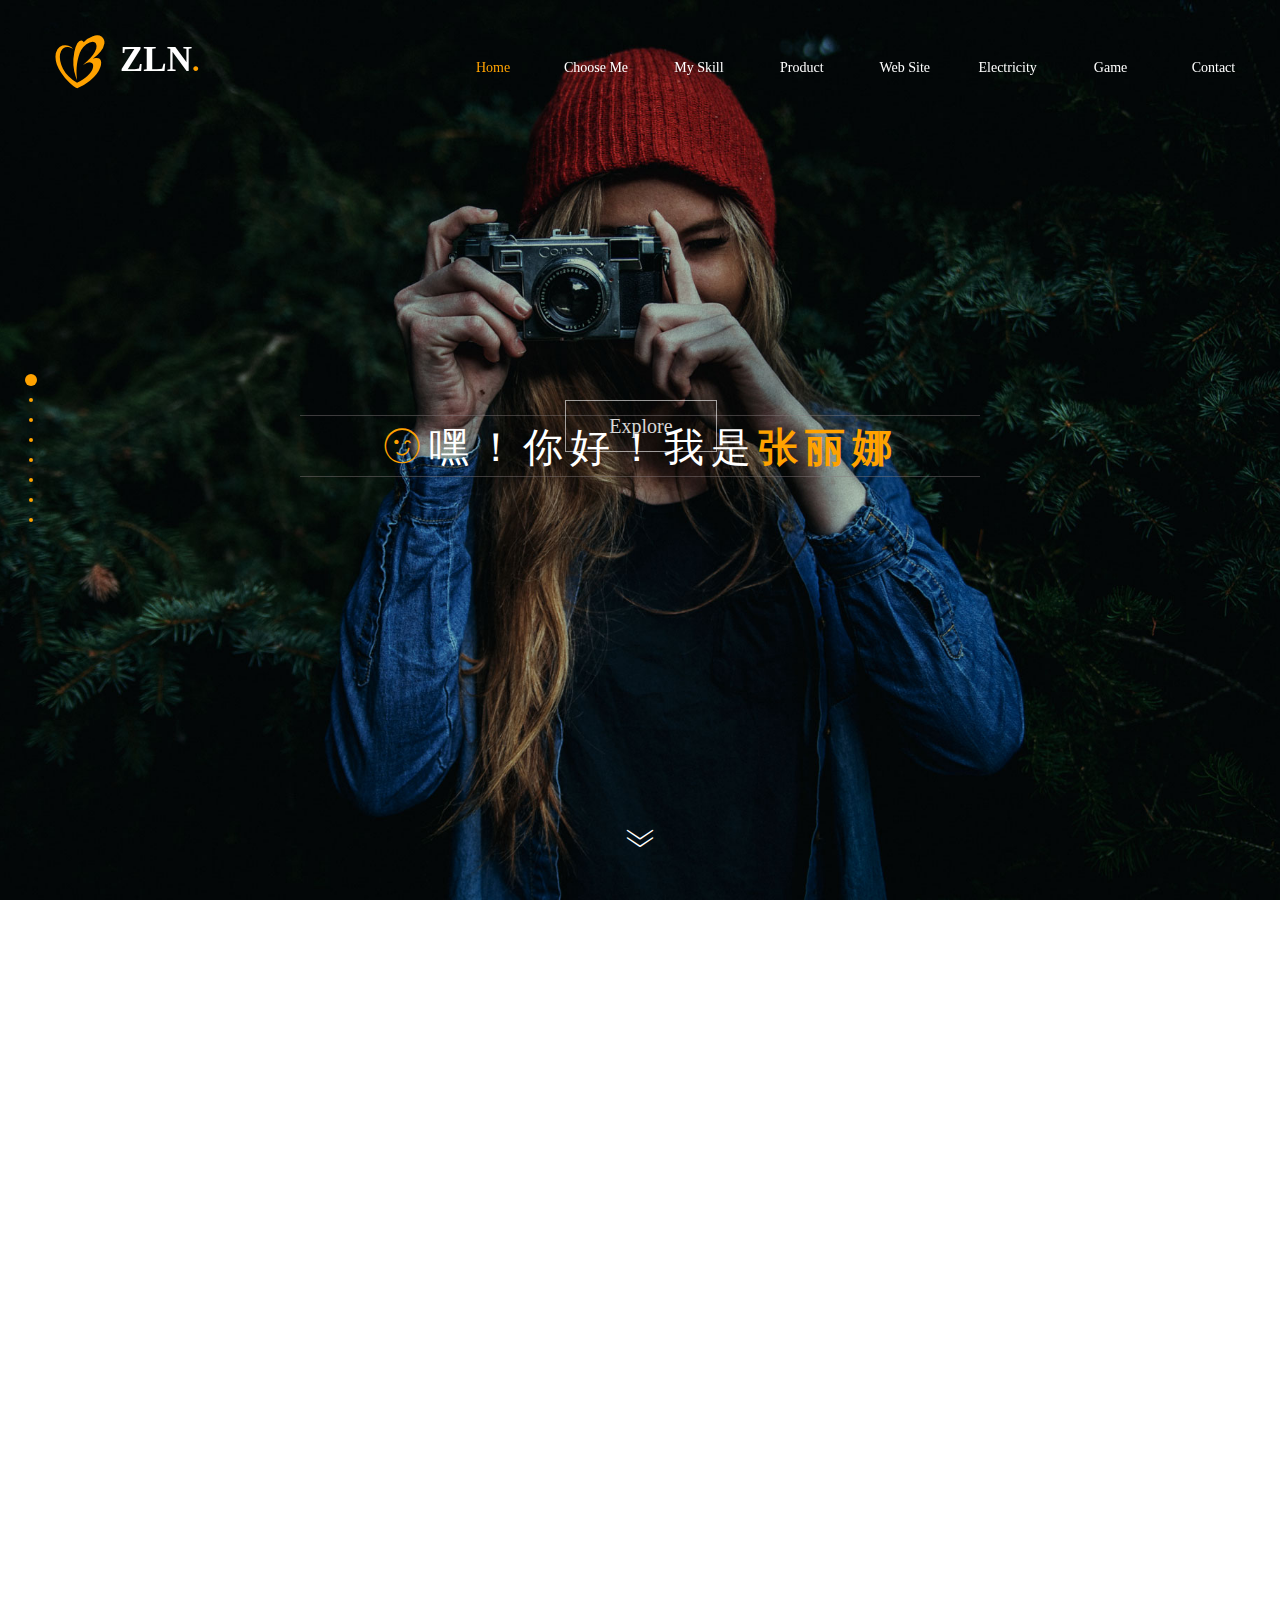
<file: index.html>
<!doctype html>
<html lang="en">
<head>
    <meta charset="UTF-8">
    <title>Document</title>
    <script src="js/jquery.js"></script>
    <script src="js/jquerytransition.js"></script>
    <script src="js/jquery.fullPage.js"></script>
    <script src="js/index.js"></script>
    <script src="js/fp.js"></script>
    <link rel="stylesheet" href="css/index.css">
    <link rel="stylesheet" href="css/jquery.fullPage.css">
    <meta name="viewport" content="width=device-width initial-scale=1">
</head>
<body>
<audio src="music.mp3" autoplay="autoplay" loop="loop"></audio>
<div class="fullpage" id="dowebok">
    <div class="ban section container">
        <!--banner上面-->
        <div class="nav" id="menu">
            <div class="nav-left col-lg-4 col-md-4 col-xs-12 ">
                <div class="nav-show">
                    <span>&#xe64d;</span>
                    <p>ZLN<b>.</b></p>
                </div>
                <span class="nav-hide">&#xe653;</span>
            </div>
            <ul class="nav-right col-lg-8 col-md-8 hidden-xs">
                <li  data-menuanchor="page1" id="home"><a href="#page1">Home</a></li>
                <li  data-menuanchor="page2"><a href="#page2">Choose Me</a></li>
                <li  data-menuanchor="page3"><a href="#page3">My Skill</a></li>
                <li  data-menuanchor="page4"><a href="#page4">Product</a></li>
                <li  data-menuanchor="page5"><a href="#page5">Web Site</a></li>
                <li  data-menuanchor="page6"><a href="#page6">Electricity</a></li>
                <li  data-menuanchor="page7"><a href="#page7">Game</a></li>
                <li  data-menuanchor="page8"><a href="#page8">Contact</a></li>
            </ul>
        </div>
        <ul class="nav-pull">
            <li  data-menuanchor="page1"><a href="#page1"><span>&#xe641;</span>Home</a></li>
            <li  data-menuanchor="page2"><a href="#page2"><span>&#xe641;</span>Choose Me</a></li>
            <li  data-menuanchor="page3"><a href="#page3"><span>&#xe641;</span>My Skill</a></li>
            <li  data-menuanchor="page4"><a href="#page4"><span>&#xe641;</span>Product</a></li>
            <li  data-menuanchor="page5"><a href="#page5"><span>&#xe641;</span>Web Site</a></li>
            <li  data-menuanchor="page6"><a href="#page6"><span>&#xe641;</span>Electricity</a></li>
            <li  data-menuanchor="page7"><a href="#page7"><span>&#xe641;</span>Game</a></li>
            <li  data-menuanchor="page8"><a href="#page8"><span>&#xe641;</span>Contact</a></li>
        </ul>
       <div class="big-mask"></div>
       <div class="ban-con">
           <p><span>&#xe64c;</span>嘿！你好！我是<b>张丽娜</b></p>
           <p><span>&#xe64c;</span>我喜欢<b>编程</b>，喜欢<b>设计</b></p>
           <p><span>&#xe64c;</span>想成为一名牛逼的<b>前端工程师</b></p>
       </div>
       <p class="ban-btn">Explore</p>
       <span class="ban-next">&#xe644;</span>
    </div>
    <!--banner下面-->
    <!--列表一上面-->
    <div class="two-list section container">
        <div class="title">
            <span class="floor">&#xe61a;</span>
            <h1>···&nbsp;&nbsp;Why Choose <b>Me</b>?&nbsp;&nbsp;···</h1>
            <span class="floor">&#xe61a;</span>
        </div>
        <span class="xian"></span>
        <p class="small-title">总会让你有个选我的理由</p>
        <ul class="clearfix change-con">
            <li class="col-lg-3 col-md-6 col-sm-12">
                <div class="con">
                    <span>&#xe605;</span>
                    <p>个人信息</p>
                    <p>姓名：张丽娜&nbsp;&nbsp;&nbsp;&nbsp;性别：女<br>
                    年龄：23&nbsp;&nbsp;&nbsp;&nbsp;籍贯：山西</p>
                    <div class="mask">
                        <div class="inn">
                            <span>&#xe605;</span>
                            <p>
                                本姑娘是一枚爱编程，爱设计，有想法，喜欢读书的<i>“文艺女码农”</i>，
                                这样的我摆在你眼前，还不选我吗？
                            </p>
                        </div>
                    </div>
                </div>
            </li>
            <li class="col-lg-3 col-md-6 col-sm-12">
                <div class="con">
                    <span>&#xe616;</span>
                    <p>专业学历</p>
                    <p>学历：本科<br>专业：网络工程</p>
                    <div class="mask">
                        <div class="inn">
                            <span>&#xe616;</span>
                            <p>
                                大学学的计算机，所以学过很多计算机方面的课程，后来发现自己
                                对前端更感兴趣，所以后来就专攻前端方向。
                            </p>
                        </div>
                    </div>
                </div>
            </li>
            <li class="col-lg-3 col-md-6 col-sm-12">
                <div class="con">
                    <span>&#xe615;</span>
                    <p>毕业学校</p>
                    <p>毕业学校：忻州师范学院<br>
                     学习技能：设计/编程</p>
                    <div class="mask">
                        <div class="inn">
                            <span>&#xe615;</span>
                            <p>
                                在工作的过程中我做过“千禧酒店”，“欢腾鞋业”,“私人定制婚纱”三个大型项目以及一些电商类网页，包括pc端和移动端，以及手机app，及个人整站的制作
                            </p>
                        </div>
                    </div>
                </div>
            </li>
            <li class="col-lg-3 col-md-6 col-sm-12">
                <div class="con">
                    <span>&#xe60c;</span>
                    <p>联系方式</p>
                    <p>QQ:2478396698<br>
                       Tel:18834071064<br>
                       Email:m18834071064@163.com</p>
                    <div class="mask">
                        <div class="inn">
                            <span>&#xe60c;</span>
                            <p>
                                我会在这里一直等着你，选我！你还在等什么？！
                            </p>
                        </div>
                    </div>
                </div>
            </li>
        </ul>
    </div>
    <!--列表二上面-->
    <!--内容一上面-->
    <div class="show-skill section container">
        <div class="mask"></div>
        <div class="con">
            <h1>···&nbsp;&nbsp; My&nbsp;&nbsp; <b>Skill</b>&nbsp;&nbsp; ···</h1>
            <span class="xian"></span>
            <p class="tip">我的技能</p>
            <ul class="clearfix title">
                <li class="col-md-4 col-sm-12 col-xs-12">
                    <div class="inn">
                        <span class="bs-icon">&#xe625;</span>
                        <p>pc端</p>
                    </div>
                </li>
                <li class="col-md-4 col-sm-12 col-xs-12">
                    <div class="inn">
                        <span class="bs-icon">&#xe624;</span>
                        <p>移动端</p>
                    </div>
                </li>
                <li class="col-md-4 col-sm-12 col-xs-12">
                    <div class="inn">
                        <span class="bs-icon">&#xe623;</span>
                        <p>其它</p>
                    </div>
                </li>
            </ul>
            <div class="box-ban">
                <div class="item">
                    <div class="left col-xs-2">
                        <span>&#xe625;</span>
                        <p>pc端</p>
                    </div>
                    <div class="right  col-xs-10">
                        <p>
                            熟练使用HTML/CSS技术，精通Javascript/jquery编程,
                            能够熟练使用angularjs等前端MVC框架进行模块开发，
                            熟练的使用bootstrap，swiper等前端工具，了解 less等前端技术.
                        </p>
                    </div>
                </div>
                <div class="item">
                    <div class="left col-xs-2">
                        <span>&#xe624;</span>
                        <p>移动端</p>
                    </div>
                    <div class="right  col-xs-10">
                        <p>
                            熟练使用HBuilder，touch.js，swiper，jquery.fullPage.js等
                            移动框架进行移动页面的开发，了解3d效果和H5游戏的开发.
                        </p>
                    </div>
                </div>
                <div class="item">
                    <div class="left col-xs-2">
                        <span>&#xe623;</span>
                        <p>其它</p>
                    </div>
                    <div class="right col-xs-10">
                        <p>
                            懂网站性能优化，网站百度排名和SEO优化，熟练使用photoshop等
                            切图工具，会常见的UI技巧，懂php等后台语言.
                        </p>
                    </div>
                </div>
            </div>
        </div>
    </div>
    <!--内容一下面-->
    <!--内容二上面-->
    <div class="show-product1 section container">
        <div class="title">
            <h1> ···&nbsp;My&nbsp;&nbsp; <span>Product</span>&nbsp;···</h1>
            <p class="small-title">我的作品</p>
            <p class="con-title">这是我用Angular和canvas做的一些运用以及移动端app，主要技术是Angular+canvas+响应式+Hbuilder</p>
        </div>
        <ul class="con clearfix">
            <li class="col-lg-3 col-md-6  col-xs-12">
                <div class="inn">
                    <span>&#xe660;</span>
                    <p>Angular手册</p>
                    <p>Angular manual</p>
                </div>
                <div class="mask">
                    <p>
                        项目:Angular手册<br>技术:angularjs框架
                    </p>
                    <a href="http://zhanglina1.duapp.com/handbook/#/list/0">进入查看&nbsp;&nbsp;》</a>
                </div>
            </li>
            <li class="col-lg-3 col-md-6  col-xs-12">
                <div class="inn">
                    <span>&#xe663;</span>
                    <p>记事本</p>
                    <p>Notepad</p>
                </div>
                <div class="mask">
                    <p>
                        项目:记事本<br>技术:angularjs框架
                    </p>
                    <a href="https://wuying123.github.io/icould">进入查看&nbsp;&nbsp;》</a>
                </div>
            </li>
            <li class="col-lg-3 col-md-6  col-xs-12">
                <div class="inn">
                    <span>&#xe65f;</span>
                    <p>画板</p>
                    <p>Drawing board</p>
                </div>
                <div class="mask">
                    <p>
                        项目:画板<br>技术:canvas
                    </p>
                    <a href="https://wuying123.github.io/canvas">进入查看&nbsp;&nbsp;》</a>
                </div>
            </li>
            <li class="col-lg-3 col-md-6  col-xs-12">
                <div class="inn">
                    <span>&#xe662;</span>
                    <p>手机app</p>
                    <p>Mobile app</p>
                </div>
                <div class="mask">
                    <p>
                        项目:手机app<br>技术:响应式+Hbuilder
                    </p>
                    <a id="music-btn" href="javascript:;">app1</a><a id="music-btn2" href="javascript:;">app2</a>
                </div>
            </li>
        </ul>
        <div id="ewm2-show"> </div>
        <div id="ewm3-show"> </div>
    </div>
    <!--内容二下面-->
    <!--内容三上面-->
    <div class="show-product2 section container">
        <div class="title">
            <h1> ···&nbsp;&nbsp;整&nbsp;<b>站</b>&nbsp;&nbsp;···</h1>
            <p class="small-title">The Complete Web Site</p>
            <p class="con-title">这是我做过的一些大型项目，主要包括一些电商类网站，主要技术是HTML+CSS+JS+HTML5+CSS3+NODEJS+PHPCMS</p>
        </div>
        <ul class="zz-con clearfix">
            <li class="col-lg-4 col-xs-12">
                <div class="inn" >
                    <a href="http://www.millenniumhotels.com.cn/">
                        <div class="left" style="background:url(img/qx.jpg) no-repeat right center;background-size:cover"></div>
                        <div class="right">
                            <h3><span class="code">&#xe608;</span>千禧酒店</h3>
                            <p>Lorem Ipsum is simply dummy text of the printing and typesetting industry. </p>
                            <p class="icon"><span class="sc">&#xe635;</span><span class="ck">&#xe63e;</span></p>
                        </div>
                    </a>
                </div>
            </li>
            <li class="col-lg-4 col-xs-12">
                <div class="inn" >
                    <a href="http://www.omaonto.com/ ">
                    <div class="left" style="background:url(img/ht2.jpg) no-repeat center center;background-size:cover"></div>
                        <div class="right">
                            <h3> <span class="code">&#xe608;</span>欢腾鞋业</h3>
                            <p>Lorem Ipsum is simply dummy text of the printing and typesetting industry. </p>
                            <p class="icon"><span class="sc">&#xe635;</span><span class="ck">&#xe63e;</span></p>
                        </div>
                    </a>
                </div>
            </li>
            <li class="col-lg-4 col-xs-12">
                <div class="inn" >
                    <a href="http://zhanglina1.duapp.com/hs">
                        <div class="left" style="background:url(img/hs.jpg) no-repeat center center;background-size:cover"></div>
                        <div class="right">
                            <h3> <span class="code">&#xe608;</span>婚纱定制</h3>
                            <p>Lorem Ipsum is simply dummy text of the printing and typesetting industry.  </p>
                            <p class="icon"><span class="sc">&#xe635;</span><span class="ck">&#xe63e;</span></p>
                        </div>
                    </a>
                </div>
            </li>
        </ul>
    </div>
    <!--内容三下面-->
    <!--内容四上面-->
    <div class="show-product3 section container">
        <div class="title">
            <h1> ···&nbsp;&nbsp;电商类<b>&icon</b>&nbsp;&nbsp;···</h1>
            <p class="small-title">Electric business class website&icon</p>
            <p class="con-title">这是我做过的电商类网页以及一些ps作品，包括PC端，手机端等，主要用到技术有html+css+bootstrap+html5+css3+jquery+fullpage框架</p>
        </div>
         <div class="node-ban">
             <ul class="box">
                 <li class="col-lg-2 col-sm-4 col-xs-6" style="background:url(img/yd5.jpg) no-repeat top center;background-size:cover">
                     <a href="http://zhanglina.duapp.com/yidong/">
                         <p>查看作品</p>
                         <span>&#xe610;</span>
                     </a>
                 </li>
                 <li class="col-lg-2 col-sm-4 col-xs-6" style="background:url(img/tmm.jpg) no-repeat center center;background-size:cover">
                     <a href="https://wuying123.github.io/tm/">
                         <p>查看作品</p>
                         <span>&#xe610;</span>
                     </a>
                 </li>
                 <li class="col-lg-2 col-sm-4 col-xs-6" style="background:url(img/t3.jpg) no-repeat center center;background-size:cover">
                     <a href="https://wuying123.github.io/yintai">
                         <p>查看作品</p>
                         <span>&#xe610;</span>
                     </a>
                 </li>
                 <li class="col-lg-2 col-sm-4 col-xs-6" style="background:url(img/pg5.jpg) no-repeat center center;background-size:cover">
                     <a href="https://wuying123.github.io/iphone">
                         <p>查看作品</p>
                         <span>&#xe610;</span>
                     </a>
                 </li>
                 <li class="col-lg-2 col-sm-4 col-xs-6" style="background:url(img/yq.png) no-repeat center center">
                     <a href="https://wuying123.github.io/bdyq">
                         <p>查看作品</p>
                         <span>&#xe610;</span>
                     </a>
                 </li>
                 <li class="col-lg-2 col-sm-4 col-xs-6" style="background:url(img/y2.jpg) no-repeat center center;background-size:cover">
                     <a href="https://wuying123.github.io/360wangyi">
                         <p>查看作品</p>
                         <span>&#xe610;</span>
                     </a>
                 </li>
             </ul>
             <ul class="box">
                 <li class="col-lg-2 col-sm-4 col-xs-6" style="background:url(img/yd5.jpg) no-repeat top center;background-size:cover">
                     <a href="http://zhanglina.duapp.com/yidong/">
                         <p>查看作品</p>
                         <span>&#xe610;</span>
                     </a>
                 </li>
                 <li class="col-lg-2 col-sm-4 col-xs-6" style="background:url(img/tmm.jpg) no-repeat center center;background-size:cover">
                     <a href="https://wuying123.github.io/tm/">
                         <p>查看作品</p>
                         <span>&#xe610;</span>
                     </a>
                 </li>
                 <li class="col-lg-2 col-sm-4 col-xs-6" style="background:url(img/t3.jpg) no-repeat center center;background-size:cover">
                     <a href="https://wuying123.github.io/yintai">
                         <p>查看作品</p>
                         <span>&#xe610;</span>
                     </a>
                 </li>
                 <li class="col-lg-2 col-sm-4 col-xs-6" style="background:url(img/pg5.jpg) no-repeat center center;background-size:cover">
                     <a href="https://wuying123.github.io/iphone">
                         <p>查看作品</p>
                         <span>&#xe610;</span>
                     </a>
                 </li>
                 <li class="col-lg-2 col-sm-4 col-xs-6" style="background:url(img/yq.png) no-repeat center center">
                     <a href="https://wuying123.github.io/bdyq">
                         <p>查看作品</p>
                         <span>&#xe610;</span>
                     </a>
                 </li>
                 <li class="col-lg-2 col-sm-4 col-xs-6" style="background:url(img/y2.jpg) no-repeat center center;background-size:cover">
                     <a href="https://wuying123.github.io/360wangyi">
                         <p>查看作品</p>
                         <span>&#xe610;</span>
                     </a>
                 </li>
             </ul>
             <ul class="box">
                 <li class="col-lg-2 col-sm-4 col-xs-6" style="background:url(img/yd5.jpg) no-repeat top center;background-size:cover">
                     <a href="https://wuying123.github.io/yidong/">
                         <p>查看作品</p>
                         <span>&#xe610;</span>
                     </a>
                 </li>
                 <li class="col-lg-2 col-sm-4 col-xs-6" style="background:url(img/tmm.jpg) no-repeat center center;background-size:cover">
                     <a href="https://wuying123.github.io/tm/">
                         <p>查看作品</p>
                         <span>&#xe610;</span>
                     </a>
                 </li>
                 <li class="col-lg-2 col-sm-4 col-xs-6" style="background:url(img/t3.jpg) no-repeat center center;background-size:cover">
                     <a href="https://wuying123.github.io/yintai">
                         <p>查看作品</p>
                         <span>&#xe610;</span>
                     </a>
                 </li>
                 <li class="col-lg-2 col-sm-4 col-xs-6" style="background:url(img/pg5.jpg) no-repeat center center;background-size:cover">
                     <a href="https://wuying123.github.io/iphone">
                         <p>查看作品</p>
                         <span>&#xe610;</span>
                     </a>
                 </li>
                 <li class="col-lg-2 col-sm-4 col-xs-6" style="background:url(img/yq.png) no-repeat center center">
                     <a href="https://wuying123.github.io/bdyq">
                         <p>查看作品</p>
                         <span>&#xe610;</span>
                     </a>
                 </li>
                 <li class="col-lg-2 col-sm-4 col-xs-6" style="background:url(img/y2.jpg) no-repeat center center;background-size:cover">
                     <a href="https://wuying123.github.io/360wangyi">
                         <p>查看作品</p>
                         <span>&#xe610;</span>
                     </a>
                 </li>
             </ul>
         </div>
        <div class="icon-show">
            <div class="icon-item col-lg-2">
                <a href="ps.html"><div class="mg" style="background:url(img/c10.jpg) no-repeat center top;background-size:cover"></div></a>
            </div>
            <div class="icon-item col-lg-2">
                <a href="ps.html"><div class="mg" style="background:url(img/c3.jpg) no-repeat center center;background-size:cover"></div></a>
            </div>
            <div class="icon-item col-lg-2">
                <a href="ps.html"><div class="mg" style="background:url(img/c4.jpg) no-repeat center center;background-size:cover"></div></a>
            </div>
            <div class="icon-item col-lg-2">
                <a href="ps.html"><div class="mg" style="background:url(img/c6.jpg) no-repeat center center;background-size:cover"></div></a>
            </div>
            <div class="icon-item col-lg-2">
                <a href="ps.html"><div class="mg" style="background:url(img/c7.jpg) no-repeat center center;background-size:cover"></div></a>
            </div>
            <div class="icon-item col-lg-2">
                <a href="ps.html"><div class="mg" style="background:url(img/c8.jpg) no-repeat center center;background-size:cover"></div></a>
            </div>
        </div>
    </div>
    <!--内容四下面-->
    <!--内容五上面-->
    <div class="show-product4 section container">
        <div class="title">
            <h1> ···&nbsp;&nbsp;游戏&nbsp;&nbsp;<b>移动端</b>&nbsp;&nbsp;···</h1>
            <p class="small-title">Game and mobile terminal</p>
            <p class="con-title">这是我做过的部分网页和游戏，网页包括pc端和移动端，主要技术是html+css+bootstrap+html5+css3+jquery++zepto.js+touch.js+swiper
                .js+响应式</p>
            <p class="class">
                <span class="t1">分类</span>
                <span class="t2">游戏</span>
                <span class="t3">移动端</span>
            </p>
        </div>
        <div class="con-list">
            <ul class="game clearfix">
                <li class="col-lg-4 col-md-6 col-xs-12">
                    <div class="inn">
                        <span>&#xe658;</span>
                    </div>
                    <div class="mask">
                        <a href="https://wuying123.github.io/type">
                            <h3>打字游戏</h3>
                            <p>
                                <span>&#xe633;</span>
                                <span>&#xe632;</span>
                            </p>
                        </a>
                    </div>
                </li>
                <li class="col-lg-4 col-md-6 col-xs-12">
                    <div class="inn">
                        <span>&#xe656;</span>
                    </div>
                    <div class="mask">
                        <a href="https://wuying123.github.io/sl">
                            <h3>扫雷游戏</h3>
                            <p>
                                <span>&#xe633;</span>
                                <span>&#xe632;</span>
                            </p>
                        </a>
                    </div>
                </li>
                <li class="col-lg-4 col-md-6 col-xs-12">
                    <div class="inn">
                        <span>&#xe65d;</span>
                    </div>
                    <div class="mask">
                        <a href="https://wuying123.github.io/run">
                            <h3>跑步游戏</h3>
                            <p>
                                <span>&#xe633;</span>
                                <span>&#xe632;</span>
                            </p>
                        </a>
                    </div>
                </li>
            </ul>
            <ul class="phone clearfix">
                <li class="col-lg-4 col-md-6 col-xs-12">
                    <div class="inn">
                        <span>&#xe65c;</span>
                    </div>
                    <div class="mask">
                        <a href="https://wuying123.github.io/suning">
                            <h3>舒宁易购</h3>
                            <p>
                                <span>&#xe633;</span>
                                <span>&#xe632;</span>
                            </p>
                        </a>
                    </div>
                </li>
                <li class="col-lg-4 col-md-6 col-xs-12">
                    <div class="inn">
                        <span>&#xe654;</span>
                    </div>
                    <div class="mask">
                        <a href="https://wuying123.github.io/phonebaidu/">
                            <h3>手机百度</h3>
                            <p>
                                <span>&#xe633;</span>
                                <span>&#xe632;</span>
                            </p>
                        </a>
                    </div>
                </li>
                <li class="col-lg-4 col-md-6 col-xs-12">
                    <div class="inn">
                        <span>&#xe657;</span>
                    </div>
                    <div class="mask">
                        <a href="https://wuying123.github.io/safa">
                            <h3>沙发网</h3>
                            <p>
                                <span>&#xe633;</span>
                                <span>&#xe632;</span>
                            </p>
                        </a>
                    </div>
                </li>
            </ul>
        </div>
    </div>
    <!--内容五下面-->
    <!--foot-->
    <div class="foot section container">
        <div class="title">
            <h1>CONTACT <span>ME</span></h1>
            <span class="xian"></span>
            <p class="small-title">行路有良友，便是捷径,带上我吧，一起看到更大的世界</p>
        </div>
        <ul class="con">
            <li class="left col-lg-8 col-md-6 col-sm-12">
                <input type="text" class="name" placeholder="Your Name">
                <input type="text" class="email" placeholder="Your Email">
                <textarea name="" id="" cols="80" placeholder="Your  Message"></textarea>
                <input type="text" class="btn" value="submit">
            </li>
            <li class="right col-lg-4 col-md-6 col-sm-12">
                <p>
                    <span>&#xe639;</span>
                    <span>上海</span>
                </p>
                <p>
                    <span>&#xe637;</span>
                    <span>18834071064</span>
                </p>
                <p>
                    <span>&#xe63d;</span>
                    <span>2478396698</span>
                </p>
                <p>
                    <span>&#xe638;</span>
                    <span>m18834071064@163.com</span>
                </p>
                <p id="ewm-btn">移动端</p>
            </li>
        </ul>
        <div id="ewm-show"> </div>
    </div>
    <!--foot-->
</div>
</body>
</html>
</file>
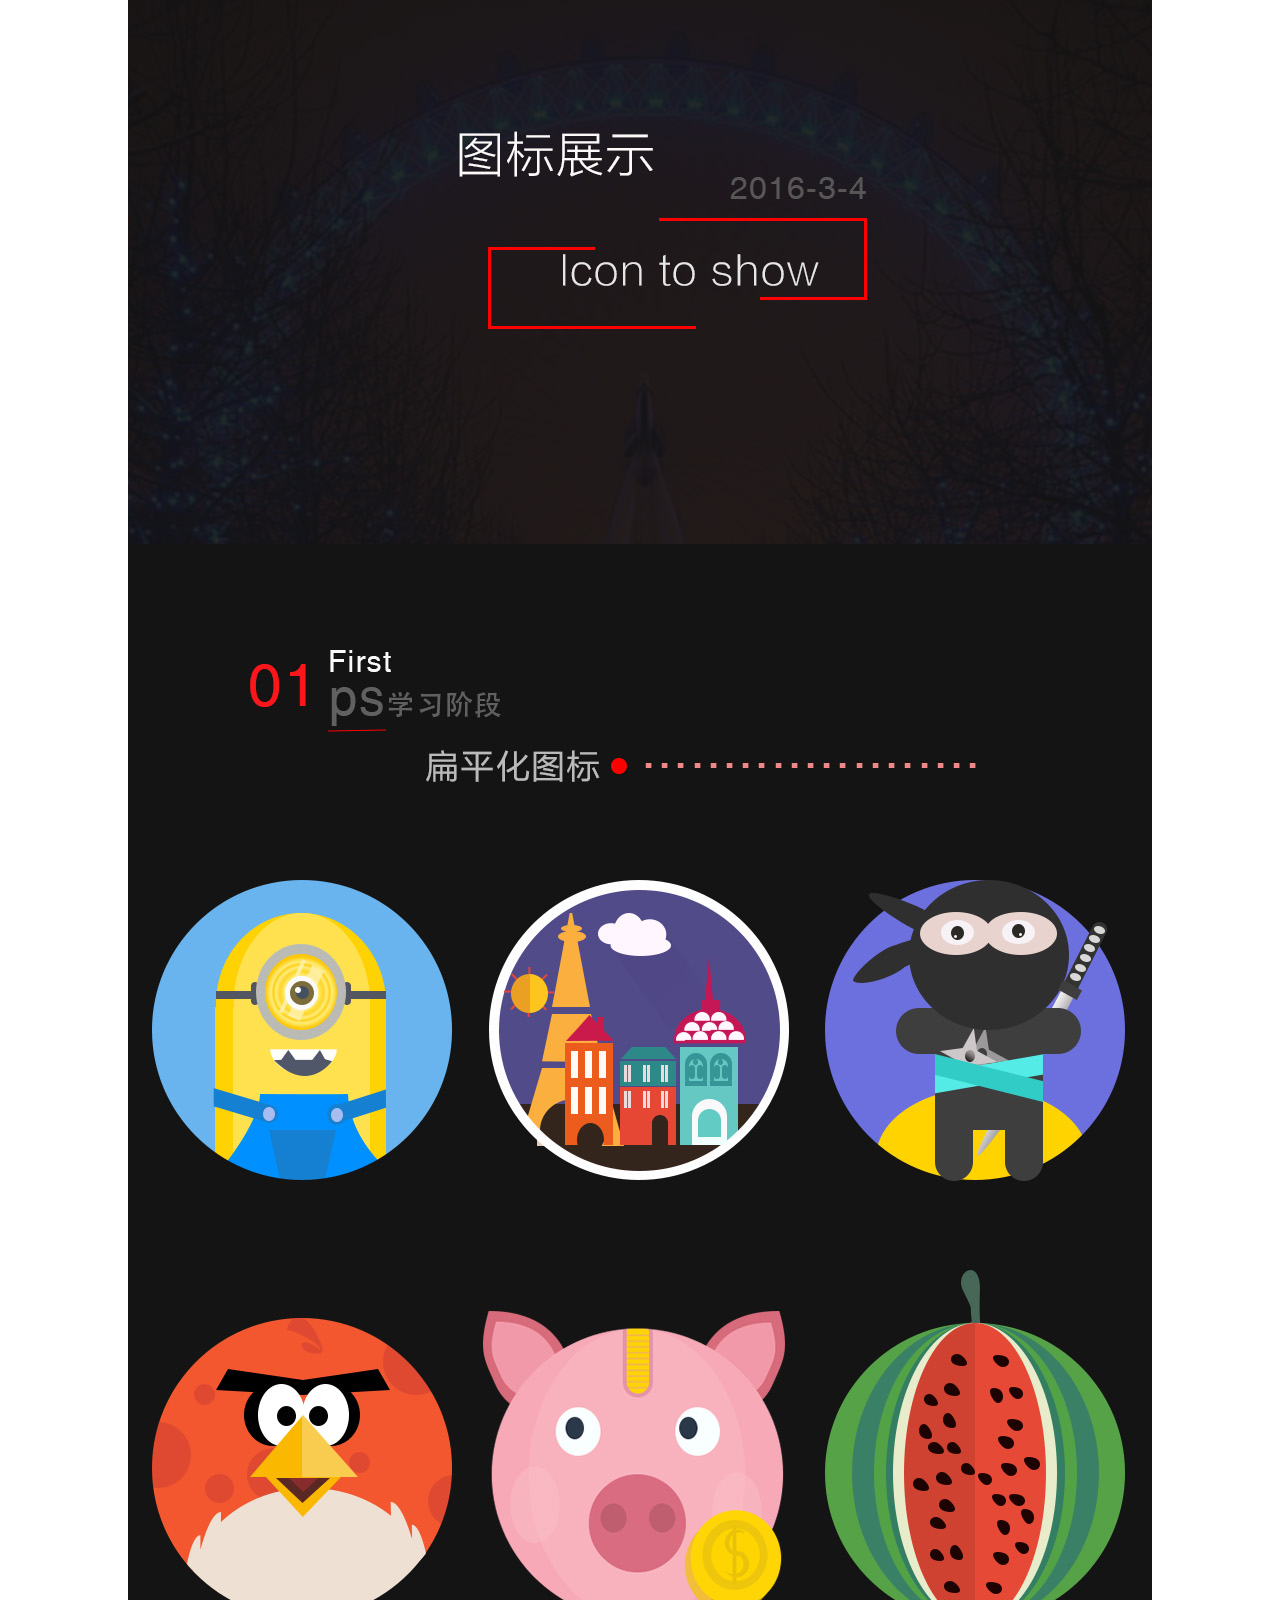
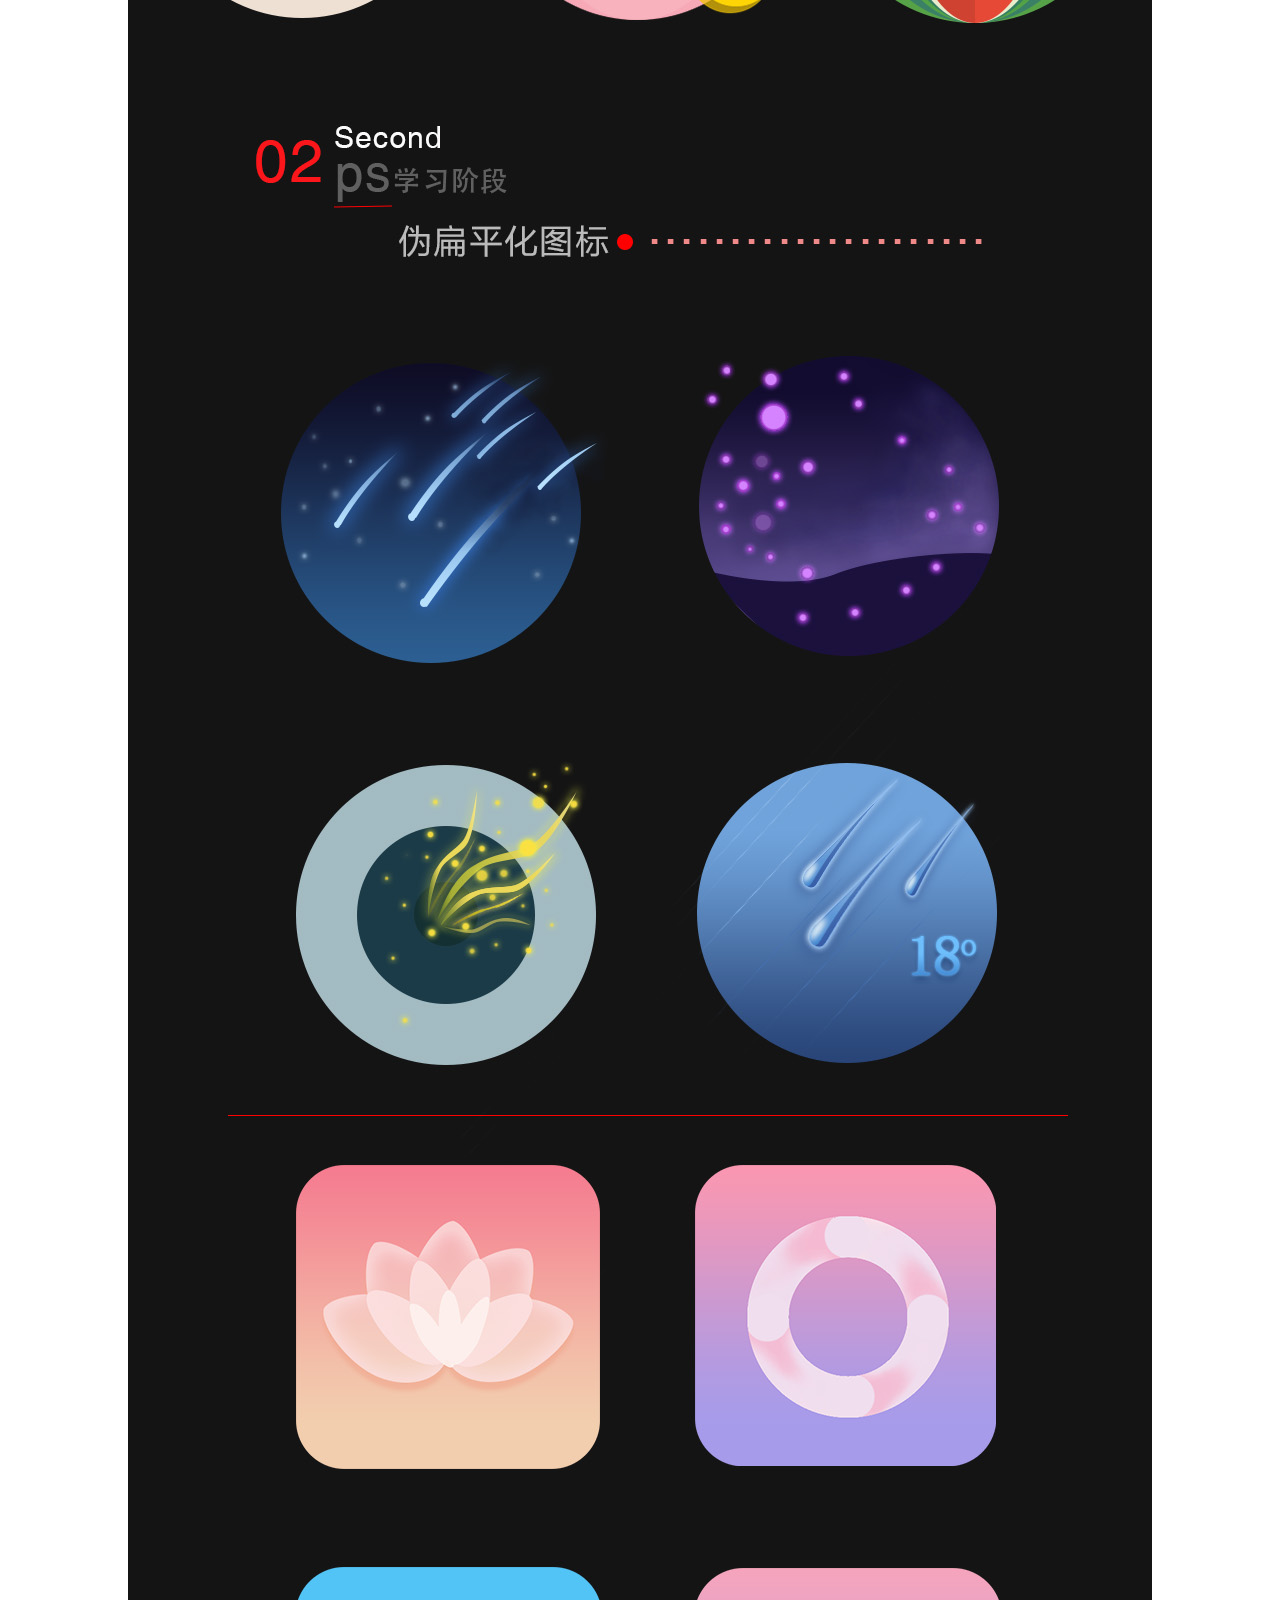
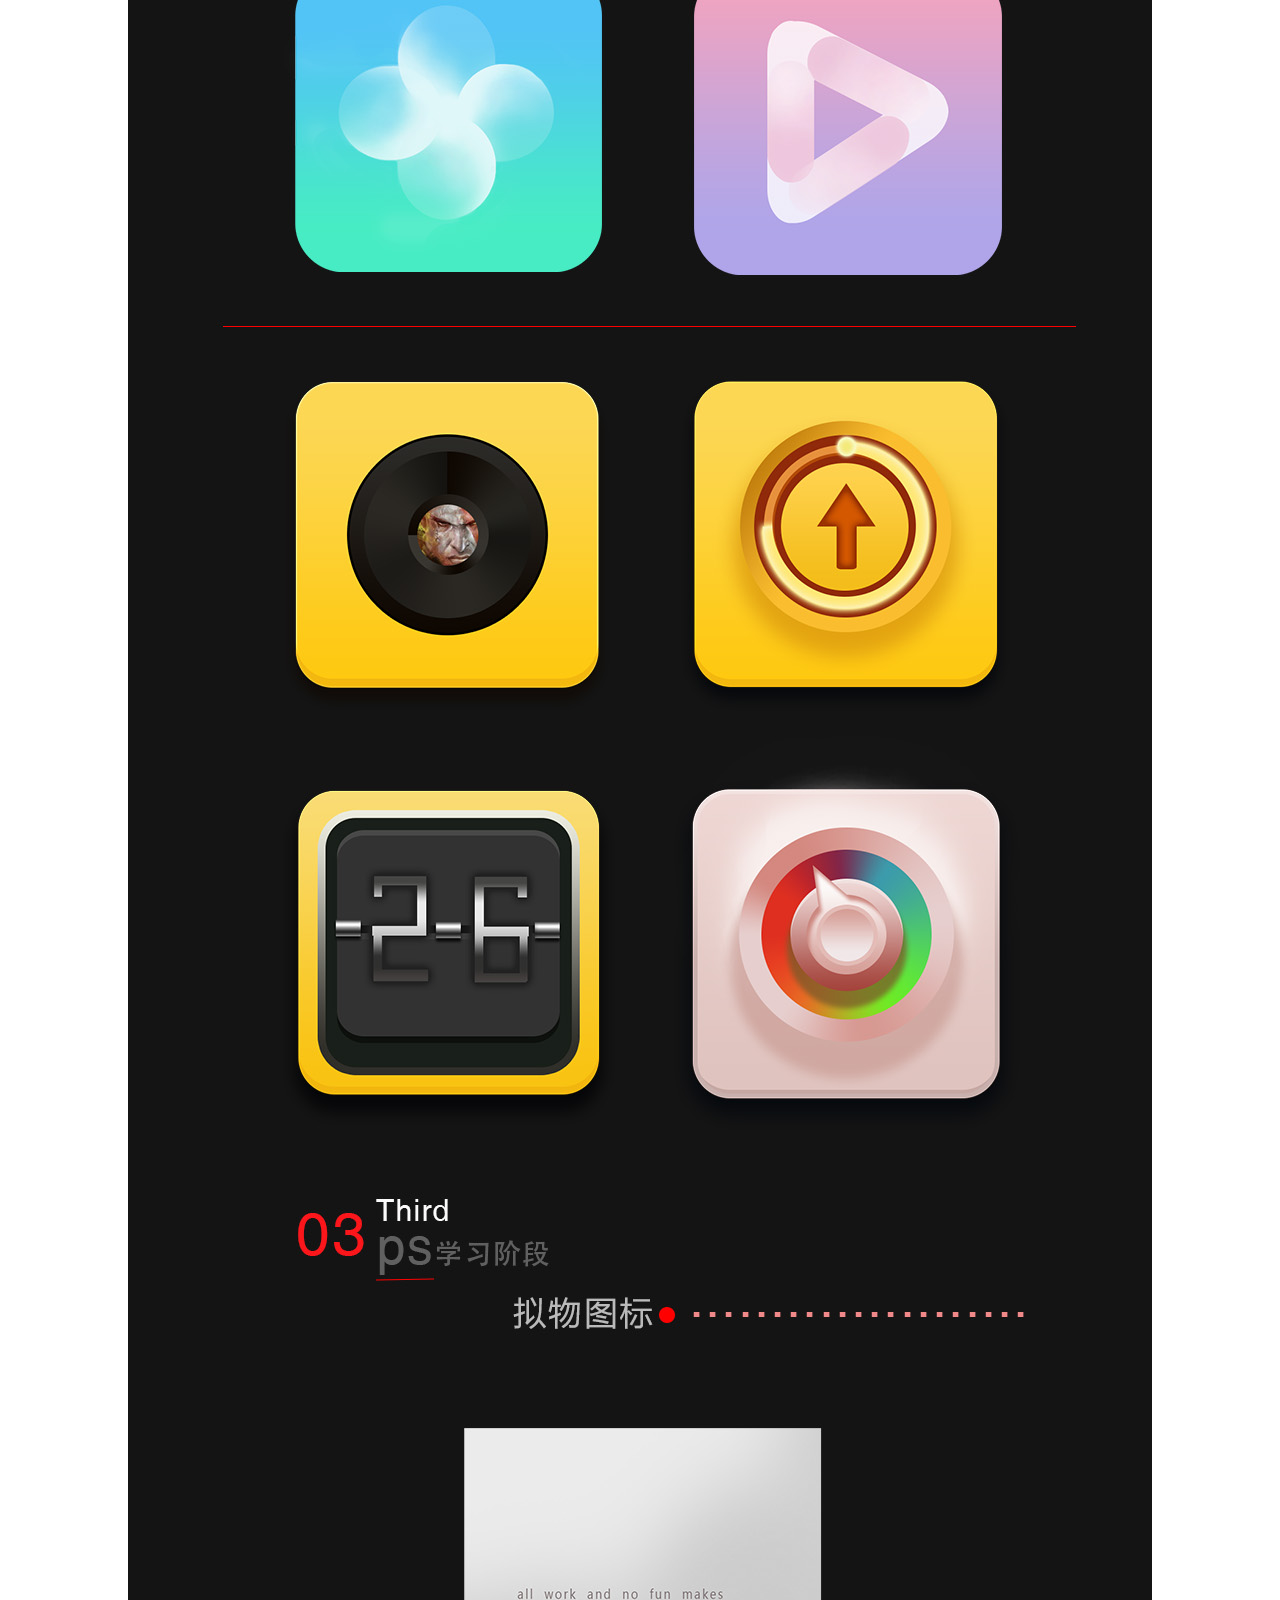
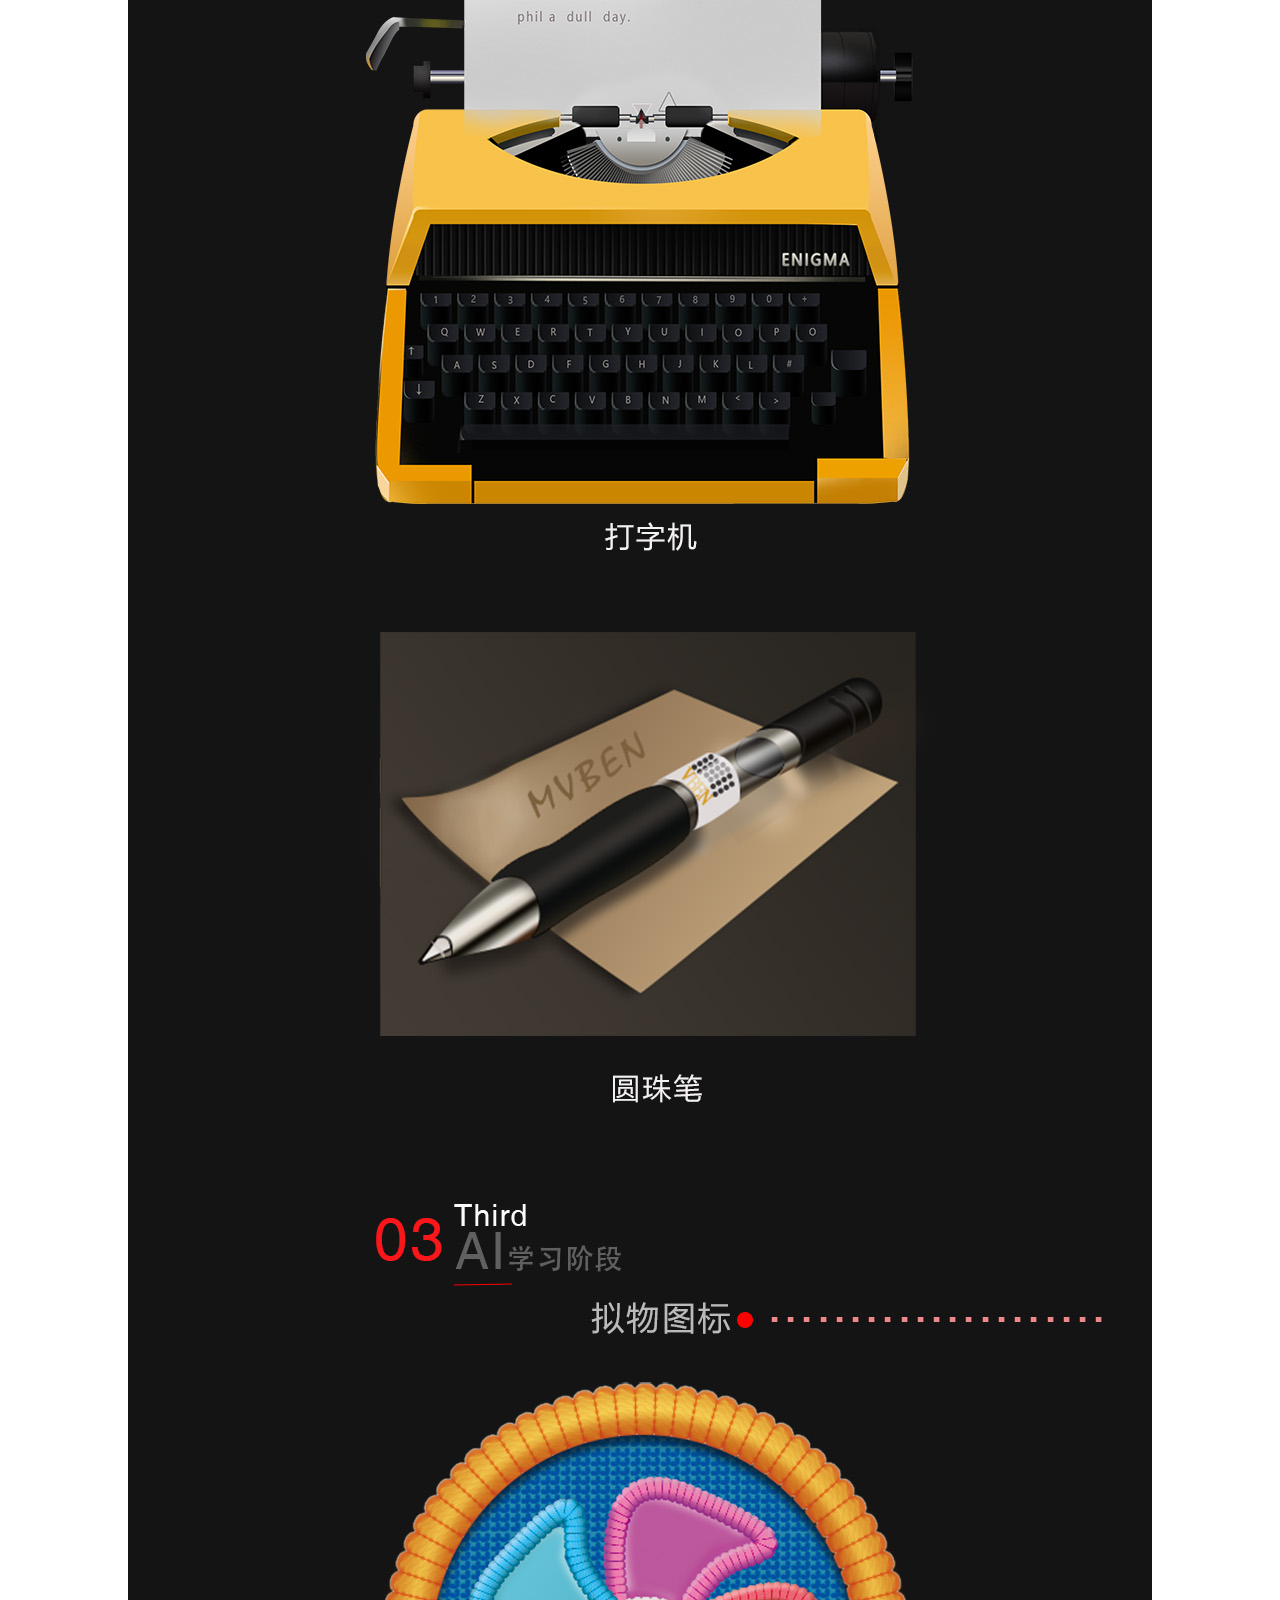
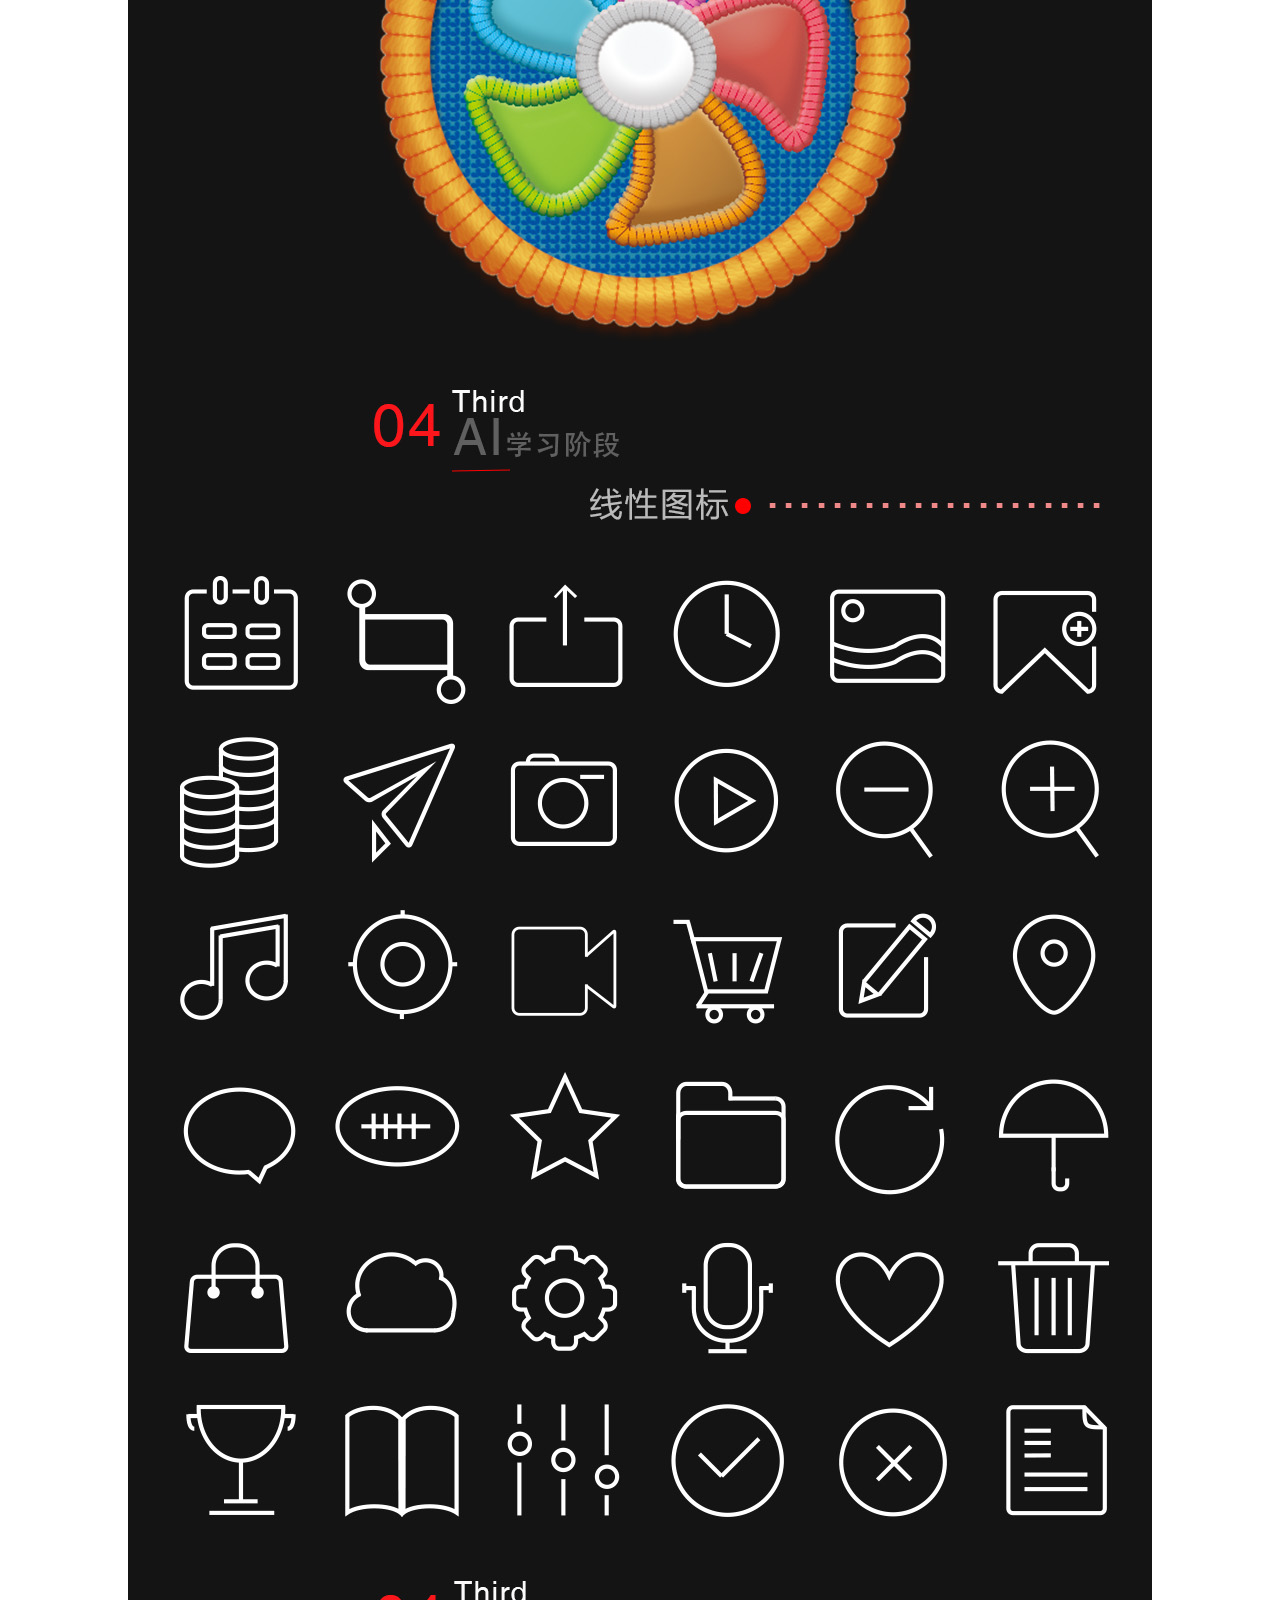
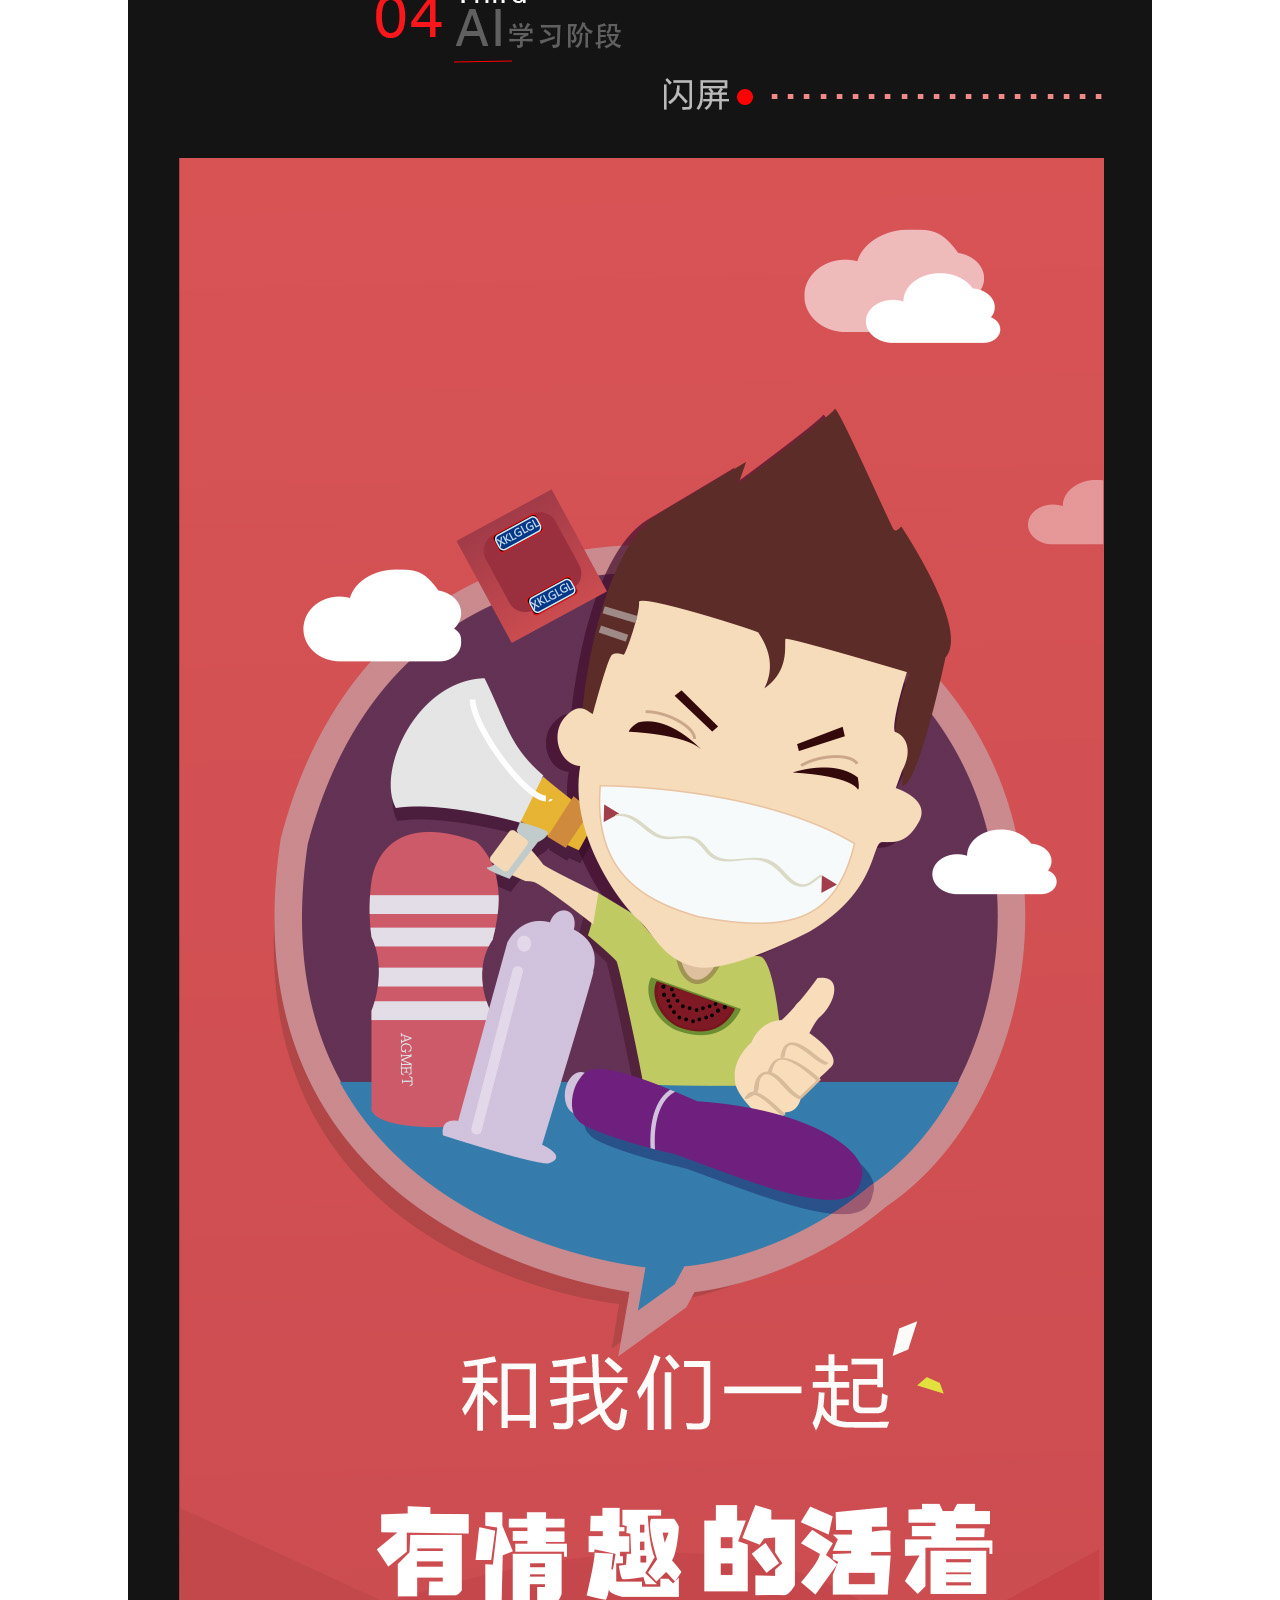
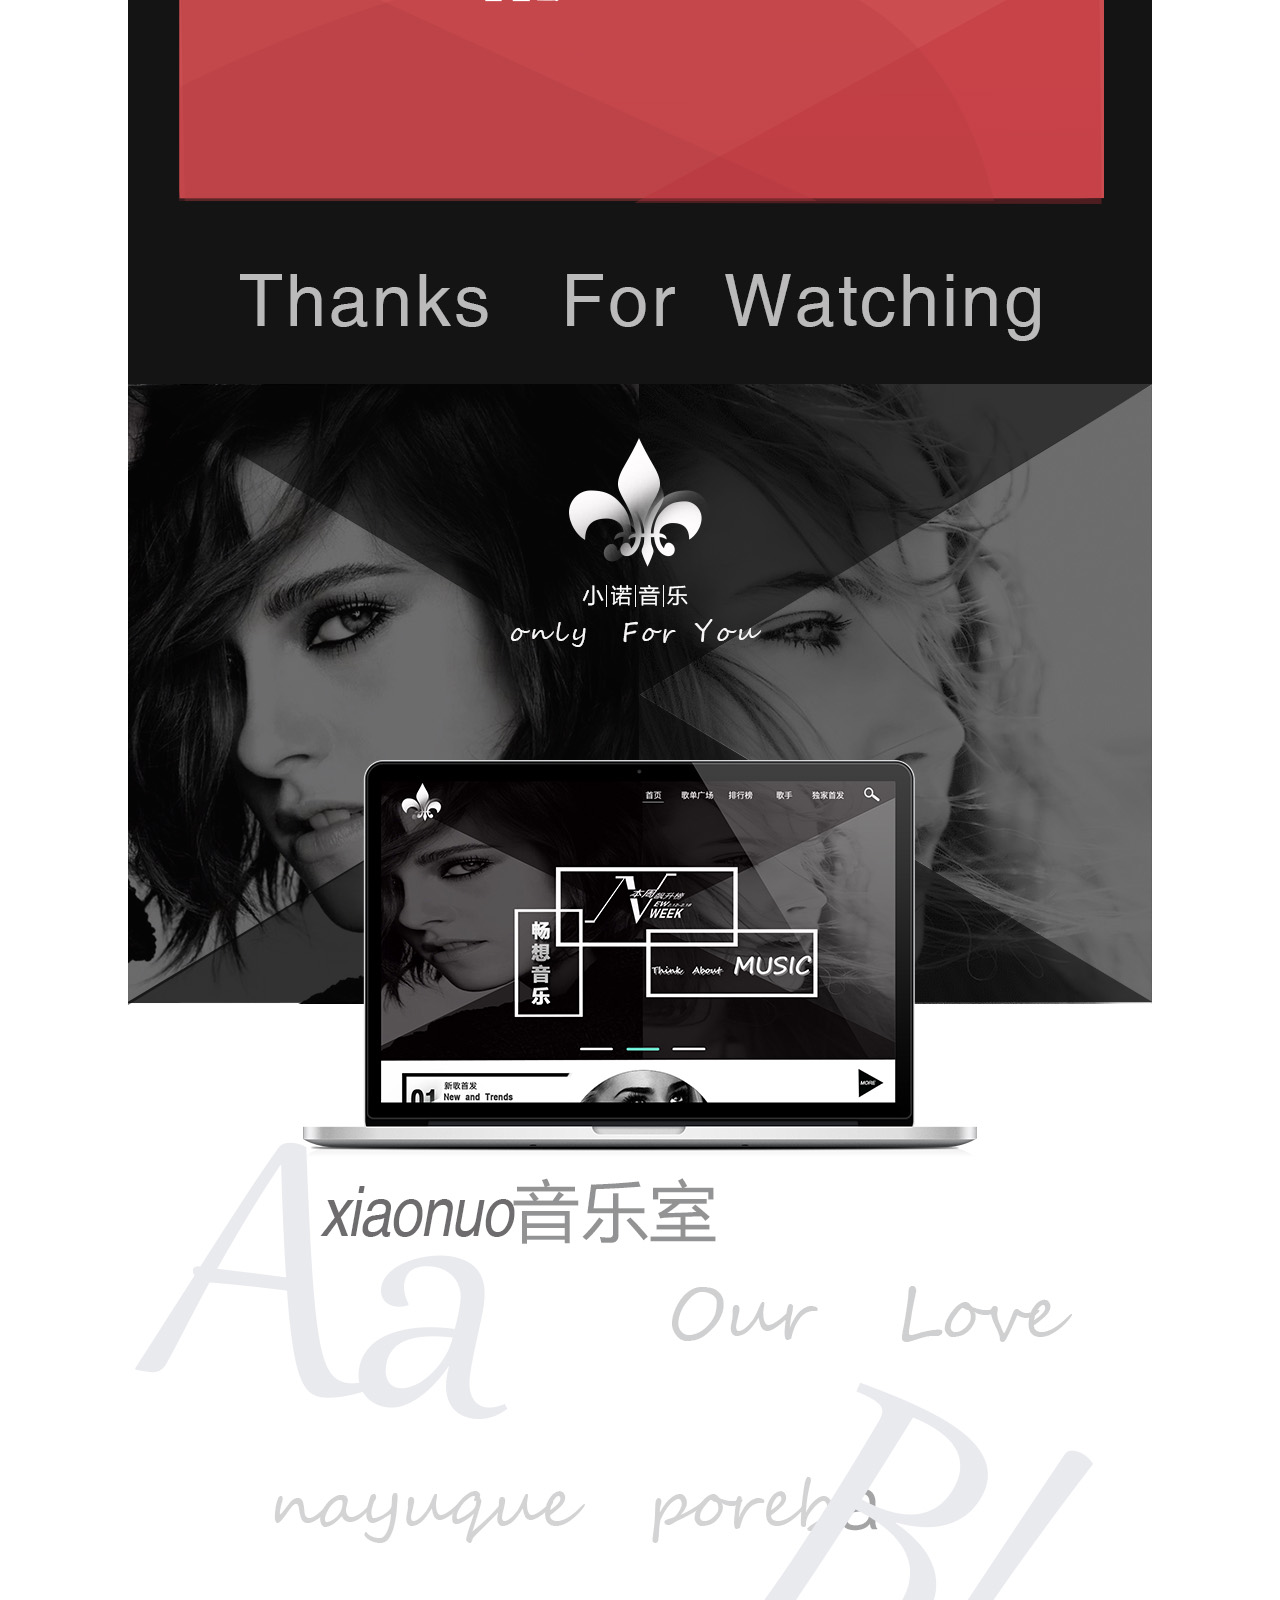
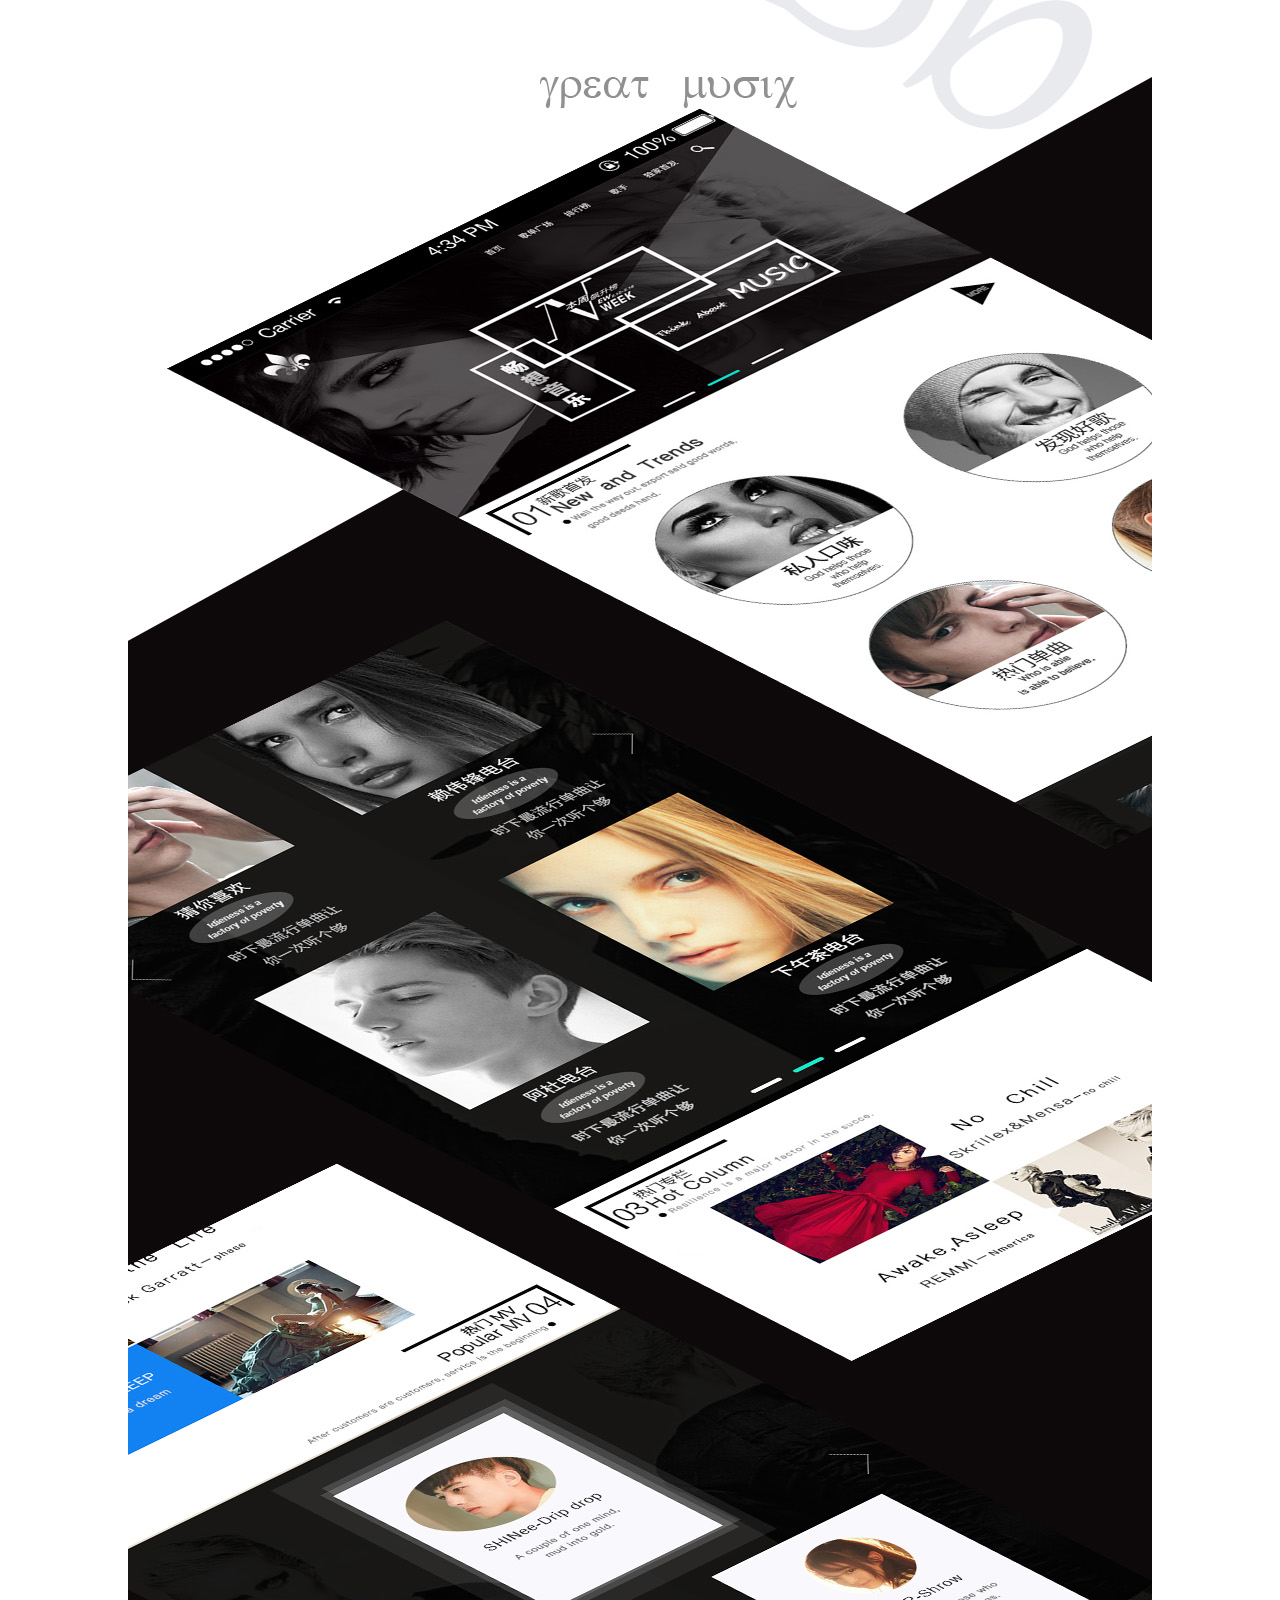
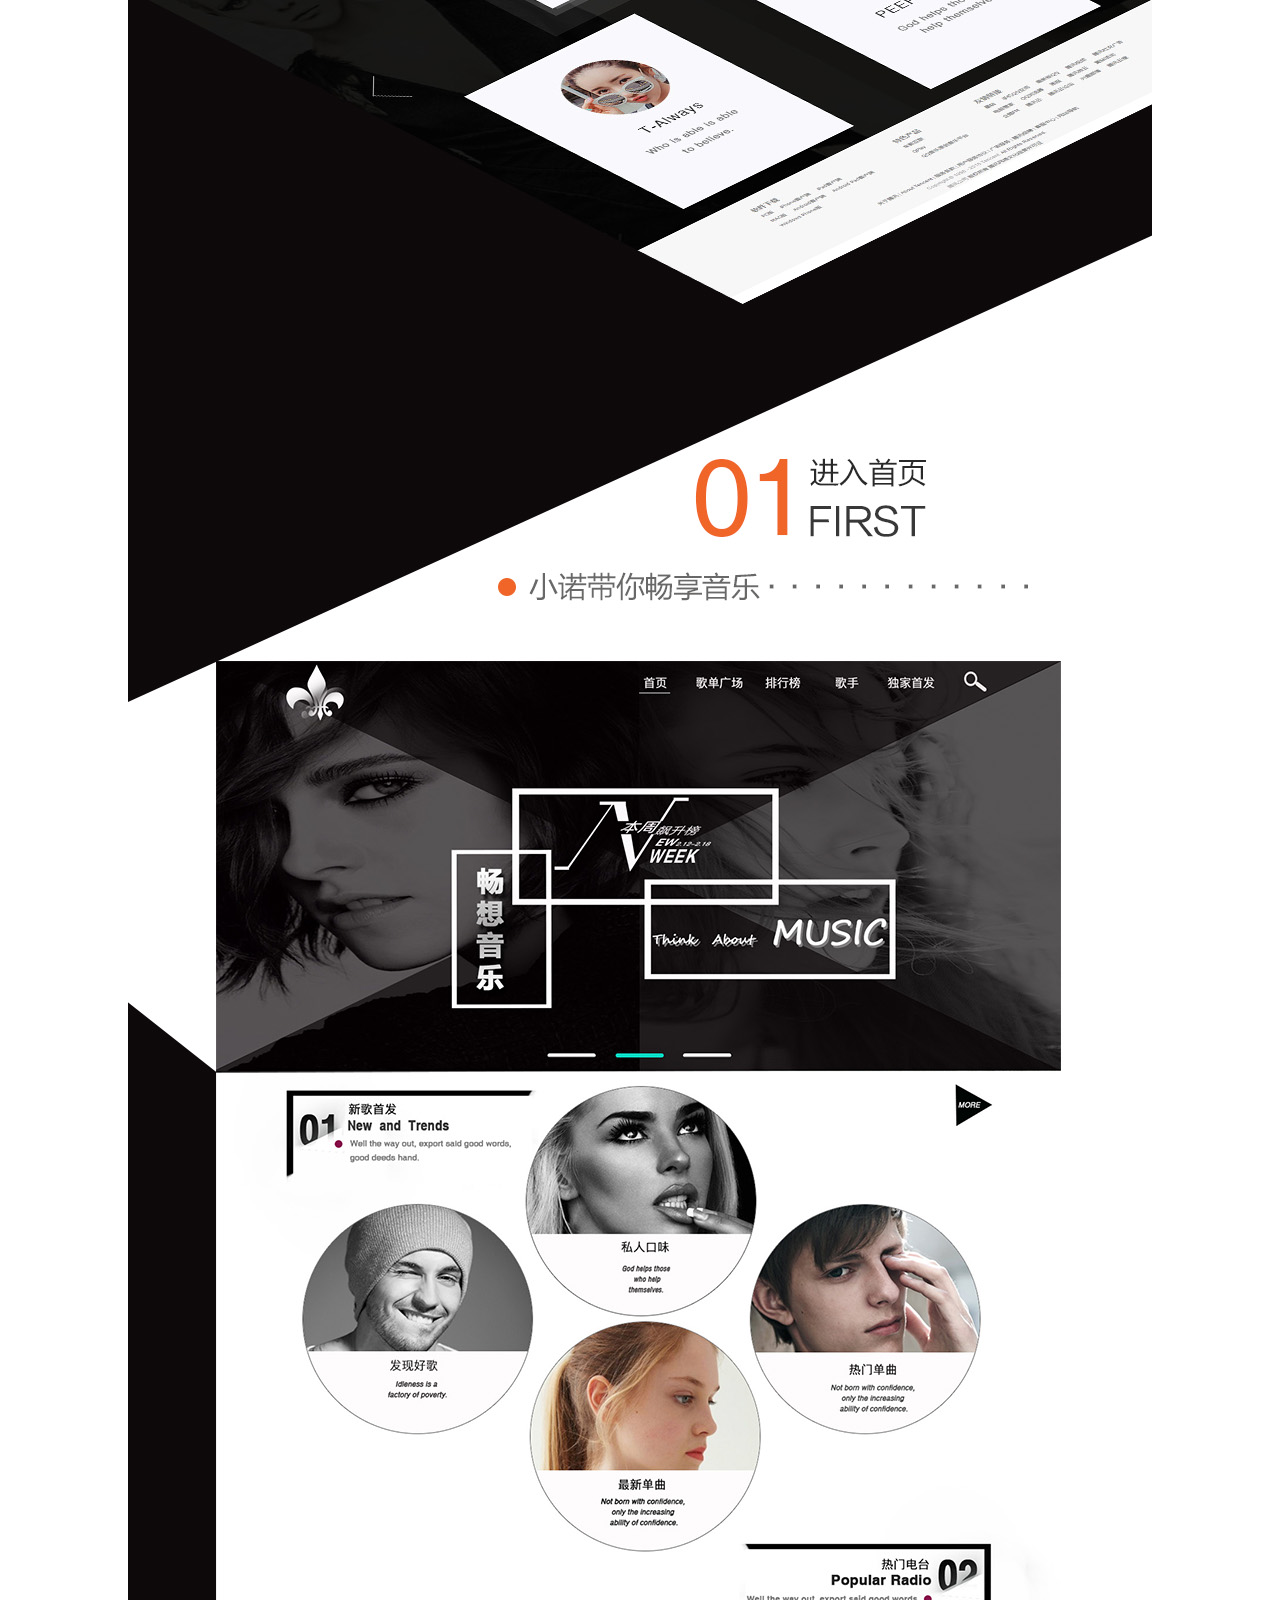
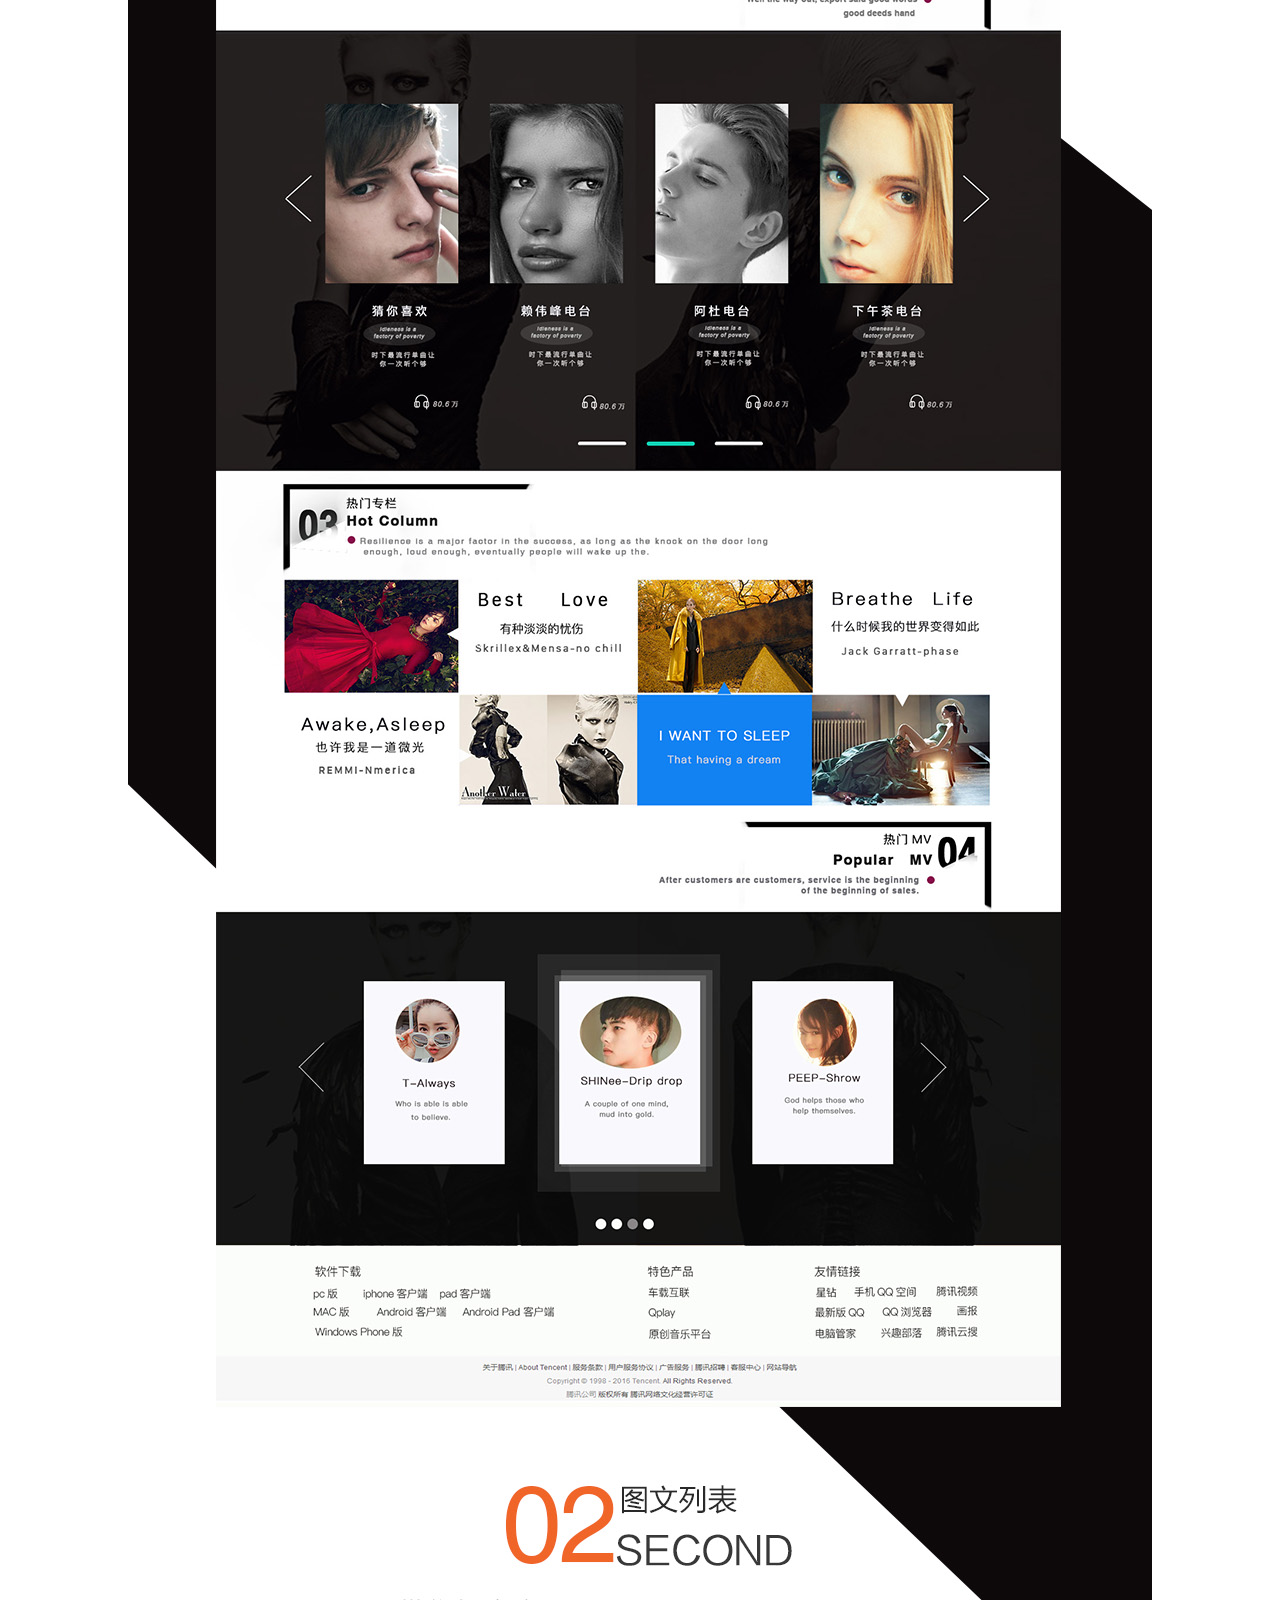
<file: ps.html>
<!doctype html>
<html lang="en">
<head>
    <meta charset="UTF-8">
    <title>Document</title>
    <style>
        *{
            padding:0;margin:0;
        }
        img{
            display: block;
            width:1024px;
            height: auto;
            margin:0 auto;
        }
    </style>
</head>
<body>
<img src="img/icon.jpg" alt="">
<img src="img/web.jpg" alt="">
<img src="img/musicapp.jpg" alt="">
<img src="img/game.jpg" alt="">
</body>
</html>
</file>
<file: css/index.css>
@import "response.css";
*{
	padding:0;margin:0;
	font-family: '微软雅黑'
}
@font-face {font-family: 'iconfont';
    src: url('../iconfont/iconfont.eot'); /* IE9*/
    src: url('../iconfont/iconfont.eot?#iefix') format('embedded-opentype'), /* IE6-IE8 */
    url('../iconfont/iconfont.woff') format('woff'), /* chrome、firefox */
    url('../iconfont/iconfont.ttf') format('truetype'), /* chrome、firefox、opera、Safari, Android, iOS 4.2+*/
    url('../iconfont/iconfont.svg#iconfont') format('svg'); /* iOS 4.1- */
}
a{
    text-decoration: none;
}
.clearfix:after{
    content:"";
    display: block;
    clear:both;
}
.fullpage{
	width:100%;height: auto;
	margin:0 auto;
    perspective: 1000px;
    background:#fff;
}
ul li{
    list-style: none;
}
/*nav*/
.nav{
    width:100%;height:130px;
    background:transparent;
    position:absolute;top:-130px;left:0;
}
@keyframes logo {
    0%{
        transform:rotateX(0deg);
    }
    50%{
        transform:rotateX(360deg);
    }
    100%{
        transform:rotateX(360deg);
    }
}
.nav-left{
    height: 100%;
    padding:40px 0 0 50px;
    box-sizing: border-box;
    transition:all 1s ease;
    cursor: pointer;
}
.nav-left .nav-show{
    animation: logo 5s ease infinite;
    float: left;
}
.nav-left .nav-hide{
    font-size:45px;
}
.nav-pull{
    width:100%;height:auto;
    position:fixed;top:90px;right:0;
    z-index: 999;
    display:none;
}
.nav-pull.active{
    display:block;
}
.nav-pull li{
    width:100%;height:55px;
    text-align:left;line-height:55px;
    font-size:18px;
    background: rgba(4, 4, 4, 0.67);
    padding-left:30px;
    box-sizing: border-box;
}
.nav-pull li a{
    width:100%;height:100%;
    color:#fff;
}
.nav-pull li a span{
    font-family:'iconfont';
    font-size:40px;color:#FFA200;
}
.nav-pull li:nth-of-type(1) a{
    color:#FFA200;
}
.nav-pull li a:hover{
    color:#FFA200;
}
.nav-left span{
    font-size:60px;
    color:#FFA200;
    font-family:'iconfont';
    float: left;
    margin-right:10px;
    margin-top:-10px;
}
.nav-left .nav-hide{
    float: right;
}
.nav-left p{
    font-size:35px;color:#fff;
    font-weight: 800;
    float: left;
}
.nav-left b{
    color:#FFA200;
    font-size: 30px;
}
.nav-right{
   height:100%;
}
.nav-right li{
    width:12.5%;
    height:100%;
    float: left;
    padding-top:60px;
    box-sizing: border-box;
}
.nav-right li a{
    display:block;
    width:100%;height:100%;
    font-size: 14px;color:#fff;
    text-align: center;
}
.nav-right li a:hover{
    color:#FFA200;
}
#home a{
    color:#FFA200;
}
/*ban*/
.ban{
	width:100%;
	height:auto;
	background: url("../img/8.jpg") no-repeat center center;
    background-size: cover;
    position: relative;
    margin:0 auto;
}
.ban .big-mask{
    width:100%;height:100%;
    position: absolute;top:0;left:0;
    opacity: 0.1;
}
.ban .mask{
    width:550px;
    height:100%;
    background: rgba(0,0,0,0.5);
    position: absolute;
    top:0;right:0;
}
.ban .mask .touxiang{
    width:150px;height: 150px;
    margin:100px auto 30px;
    background: url("../img/7.jpg") no-repeat center -80px;
    border-radius: 50%;
}
.ban .mask .con{
   width:350px;height: 300px;
    margin:0 auto;
    font-size:20px;
    color:#fff;
    text-align: center;
}
.ban .mask .con h1{
    font-weight:300;
    margin-bottom: 10px;
    font-size:30px;letter-spacing:10px;
}
.ban .mask .con h1 span{
    ;border-bottom: 1px solid #FFA200;padding-bottom:5px;
}
.ban .mask .con .title{
   width:100%;text-align: left;
    font-size:18px;color:#FFA200;
    height:30px;margin-bottom:25px;
}
.ban .mask .con .title span{
    font-size:40px;font-family: 'iconfont';
    color:#FFA200;
    animation: next 1s linear infinite;
}
.ban .mask .con .inn p{
    width:100%;height:30px;
    font-size:14px;color: rgba(255, 255, 255, 0.74);
    text-align:left;
    padding-left:100px;
    box-sizing: border-box;
}
.ban .ban-con{
    width:680px;height:60px;
    position: absolute;
    top:50%;left:50%;margin-left:-340px;margin-top:-35px;
}
.ban .ban-con p{
    position: absolute;
    width:100%;height:100%;
    border-top:1px solid rgba(133, 125, 127, 0.45);
    border-bottom:1px solid rgba(133, 125, 127, 0.45);
    text-align: center;line-height:60px;
    color:#fff;font-size:40px;
    font-weight:500;letter-spacing:7px;
}
.ban .ban-con p span{
    font-size:40px;color:#FFA200;
    font-family: 'iconfont';
}
.ban .ban-btn{
    width:150px;height:50px;
    position:absolute;left:50%;top:400px;margin-left:-75px;
    border:1px solid rgba(255, 255, 255, 0.59);
    color: rgba(255, 255, 255, 0.85);font-size: 20px;
    text-align: center;line-height:50px;
    font-weight:300;
    cursor: pointer;
    transition:all 0.2s ease;
}
.ban .ban-btn:hover{
    transform:scale(1.1,1.1);
    background:#FFA200;
}
@keyframes next {
    0%{
        transform: translateY(0);
    }
    100%{
        transform: translateY(10px);
    }
}
.ban-next{
    width:100px;height: 50px;
    display: block;
    font-family: 'iconfont';
    font-size:30px;color:#fff;
    position: absolute;
    bottom:30px;left:50%;margin-left:-15px;
    animation: next 1s linear infinite;
    cursor:pointer;
}
/*two-list*/
.two-list{
    height: auto;
    background-size: cover;
    position: relative;
}
.two-list  .title{
    width:100%;height:50px;
    margin:-50px auto 10px;
    transform:scale(0,0);
}
.two-list .title h1{
    width:50%;height: 50px;
    color:#000;font-size:28px;font-weight: 500;
    text-align: center;line-height: 50px;
    font-family:"Montserrat", Arial, sans-serif;
    float: left;
}
.two-list .title .floor{
    width:25%;height: 40px;
    display: block;
    font-size:40px;
    color:#FFA200;
    font-family: iconfont;
    float: left;
}
.two-list .title .floor:nth-of-type(1){
    text-align:right;
}
.two-list .title .floor:nth-of-type(2){
    transform: rotateY(180deg);
    text-align:right;
}
.two-list .small-title{
  width:100%;height: 30px;
    line-height: 30px;text-align: center;
    color: #282828;font-weight: 300;font-size: 16px;
    margin-bottom:30px;letter-spacing:2px;
    transform:scale(0,0);
}
.two-list .xian{
    width:100px;height: 2px;
    background:#FFA200 ;
    display: block;margin: 0 auto 10px;
    transform:scale(0,0);
}
.two-list ul {
    height: auto;
    background: rgba(255, 162, 0, 0.49);
    background-size:cover;
    transform:scale(0,0);
}
.two-list ul li{
    height: 400px;
    padding:15px 5px 15px 5px;
}
.two-list ul li .con{
    width:100%;
    height: 100%;
    background: #fff;
    position:relative;
}
.two-list ul li .con span{
    display:block;
    width:100%;height: 95px;
    font-size: 60px;color:#000;
    font-family:'iconfont';
    text-align: center;
    line-height:95px;
}
.two-list ul li .con  p:nth-of-type(1){
    width:100%;height:50px;
    line-height: 50px;text-align: center;
    font-size:22px;color:#FFA200;
}
.two-list ul li .con  p:nth-of-type(2){
    padding:5% 0 0 20%;
    box-sizing: border-box;
    width:100%;height:170px;
    line-height:45px;text-align:left;
    font-size:16px;color:#000;
}
.two-list ul li .con .mask{
    width:100%;height:373px;
    position: absolute;top:-10px;left:0;
    background: rgba(255, 162, 0, 0.99);
    z-index:15;
    opacity: 0;
    transition:all 0.7s ease;
    border-top:10px solid rgba(255, 162, 0, 0.68);
    border-bottom:10px solid rgba(255, 162, 0, 0.68);
}
.two-list ul li .con .mask .inn{
    width:auto;height:auto;
}
.two-list ul li .con .mask span{
    display:block;
    width:100%;height: 95px;
    font-size:55px;color:#000;
    font-family:'iconfont';
    text-align: center;
    line-height:95px;
}
.two-list ul li .con .mask p{
    width:245px;height:190px;
    margin:20px auto;
    line-height:40px;text-align:left;
    font-size:14px;color:#fff;
    letter-spacing:0.1em;
}
.two-list ul li .con .mask p b{
    font-size: 20px;
}
.two-list ul li .mask:hover{
    opacity: 1;
    transform:scale(1,1.15);
    background: rgba(255, 162, 0, 0.99);
    color:#fff;
    cursor: pointer;
}
.two-list ul li .con .mask.active{
    opacity: 1;
    transform:scale(1,1.15);
    background: rgba(255, 162, 0, 0.99);
    color:#fff;
    cursor: pointer;
}
i{
    color:#fff;
}
/*skill*/
.show-skill{
    width:100%;height:auto;
    background: url("../img/11.jpg") no-repeat top center;
    background-size:cover;
    position: relative;
}
.show-skill .mask{
    width:100%;height:100%;
    position: absolute;top:0;left:0;
    opacity: 0.2;
}
.show-skill .con{
    width:100%;height:650px;
    position: absolute;top:0;left:0;
}
.show-skill h1{
    width:300px;height: 50px;
    color:#fff;font-size:32px;
    margin:0 auto;
    font-family:"Montserrat", Arial, sans-serif;
    margin-top:35px;font-weight: 600;
    text-align: center;
    transform:scale(0,0);
}
.show-skill .xian{
    width:100px;height: 2px;
    background:#FFA200 ;
    display: block;margin: -5px auto 20px;
    transform:scale(0,0);
}
.show-skill .tip {
    width:100%;
    height:20px;text-align: center;line-height: 20px;
    color:#eee;font-size: 16px;letter-spacing: 2px;
    margin: -5px auto 20px;
    transform:scale(0,0);
}
.show-skill .title{
    width:100%;height:250px;
    margin:25px auto 0;
    text-align: center;
    perspective: 1000px;
}
.show-skill .title li{
    height:98%;
    float: left;
    list-style: none;
    padding:0 110px;
    transform-style:preserve-3d;
    cursor: pointer;
    transition: all 0.2s ease;
}
.show-skill .title li .inn{
    width:100%;height:100%;
    background: rgba(255,255,255,0.2);
    border:2px solid rgba(255,255,255,0.5);
    border-radius:50%;
}
.show-skill .title li:nth-of-type(1){
    transform:translateX(-450px);
}
.show-skill .title li:nth-of-type(2){
    transform:translateY(500px);
}
.show-skill .title li:nth-of-type(3){
    transform:translateX(450px);
}
.show-skill .title li span{
    width:120px;height: 120px;
    text-align: center;line-height: 120px;
    display:block;
    font-size:100px;color:#fff;
    margin:30px auto;
    font-family: 'iconfont';
    opacity: 0.5;
    border-radius:50%;
    margin-bottom: 0;
}
.show-skill .title li p{
    width:130px;height:50px;
    margin:0 auto;
    font-size: 25px;color:#fff;
    line-height:40px;font-weight:400;
}
.show-skill .title li:nth-of-type(3){
    margin:0;
}
.show-skill .box-ban{
    width:auto;height:250px;
    margin:50px auto;
    position: relative;
    padding:0;
    box-sizing: border-box;
    overflow: hidden;
}
.show-skill .box-ban .item{
    height: 100%;
    position:absolute;
}
.show-skill .box-ban .item:nth-of-type(1){
    left:20%;
    transform:translateY(100px);
}
.show-skill .box-ban .item:nth-of-type(2),.show-skill .box-ban .item:nth-of-type(3){
    left:100%;
}
.show-skill .box-ban .item .left{
    height:150px;
    float: left;
    line-height:150px;text-align: center;
}
.show-skill .box-ban .item .left span{
    width:50px;height: 50px;
    text-align: center;line-height: 50px;
    display:block;
    font-size:40px;color:#fff;
    font-family: 'iconfont';
    float: left;
    margin-top:20px;
}
.show-skill .box-ban .item .left p{
    width:100px;height:50px;
    font-size:26px;text-align:left;line-height: 50px;
    color:#FFA200;float: left;
    margin-top:20px;
}
.show-skill .box-ban .item .right{
    height: 150px;float: left;
    font-size: 16px;color:#fff;line-height:30px;letter-spacing:2px;
    padding:0 200px 0 50px;
    box-sizing: border-box;
}
.show-skill .box-ban .item .right p{
    width:100%;text-align:justify;
    margin-top:15px;
}
/*product*/
.show-product1{
    width:100%;height:auto;
}
.show-product1 .title{
    width:100%;height:220px;
    padding-top:20px;
    margin-top:-100px;
}
.show-product1 h1{
    width:100%;height: 50px;
    text-align: center;
    color:#000;font-size:30px;
    font-family:"Montserrat", Arial, sans-serif;
    transform:scale(0,0);
}
.show-product1 h1 span{
    color:#FFA200;
}
.show-product1 .title .small-title{
    width:200px;height:40px;
    border-top:2px solid #FFA200;
    font-size:20px;color:#000;line-height: 40px;text-align: center;
    margin:10px auto;
    transform:scale(0,0);
}
.show-product1 .title .con-title{
    width:850px;height:40px;
    margin:0 auto;text-align: center;
    font-size:15px;color:#555;
    transform:scale(0,0);
}
.show-product1 .con{
    width:100%;height:auto;
    margin-top:-30px;
}
.show-product1 .con li{
    float:left;
    height:300px;
    border-right:30px solid #fff;
    border-left:30px solid #fff;
    box-sizing: border-box;
    position: relative;
    transform:translateY(425px);
}
.show-product1 .con li .inn{
    width:100%;height:100%;
    background: #fff;
    border:1px solid #555;
    position:absolute;
}
.show-product1 .con li .inn span{
    display: block;
    width:100px;height:100px;
    margin:40px auto;
    margin-bottom:10px;
    font-family:'iconfont';color:#FFA200;
    font-size:100px;text-align: center;line-height:70px;
    font-weight: 200;
}
.show-product1 .con li .inn p{
    width:100%;height:30px;
    text-align: center;line-height: 30px;
    font-size: 16px;color:#222;
}
.show-product1 .con li .inn p:nth-of-type(2){
    font-size:14px;color:#666;
    margin-top:15px;
}
.show-product1 .con li .mask{
    width:101%;height:4px;
    background:#FFA200;
    position:absolute;
    bottom:-4px;
}
.show-product1 .con li .mask p{
    width:100%;height:130px;
    font-size:16px;color:#fff;
    padding:50px 0 0 70px;
    margin-bottom:40px;
    box-sizing: border-box;
    line-height:40px;
    font-weight: 300;
    text-align: left;
    opacity: 0;
}
.show-product1 .con li:nth-of-type(4)>.mask p{
    padding:50px 0 0 60px;
    height:100px;
}
.show-product1 .con li .mask a{
    display: block;
    width:130px;height:40px;
    font-size:16px;color:#fff;
    border:1px solid #fff;
    margin:0 auto;
    text-align: center;line-height: 40px;
    opacity: 0;
}
#music-btn{
    width:100px;height: 40px;
    border:1px solid #fff;
    text-align: center;
    line-height:40px;
    color:#fff;font-size:16px;
    cursor: pointer;float: right;
    margin:30px 80px 0  0;
}
#music-btn:hover{
    background:#FFA200;
}
#music-btn2{
    width:100px;height: 40px;
    border:1px solid #fff;
    text-align: center;
    line-height:40px;
    color:#fff;font-size:16px;
    cursor: pointer;float: right;
    margin:30px 80px 0  0;
}
#music-btn2:hover{
    background:#FFA200;
}
#ewm2-show{
    background:url("../img/ewm2.png") no-repeat center center;
    background-size:cover;
    width:30%;height:60%;position:absolute;top:0;bottom:0;left:0;right:0;
    margin:auto;z-index:20;
    -webkit-box-shadow: 3px 3px 10px #000;
    -moz-box-shadow: 3px 3px 10px #000;
    box-shadow: 3px 3px 10px #000;
    opacity:0;
    transform:scale(0,0);
}
#ewm3-show{
    background:url("../img/app.png") no-repeat center center;
    background-size:cover;
    width:30%;height:60%;position:absolute;top:0;bottom:0;left:0;right:0;
    margin:auto;z-index:30;
    -webkit-box-shadow: 3px 3px 10px #000;
    -moz-box-shadow: 3px 3px 10px #000;
    box-shadow: 3px 3px 10px #000;
    opacity:0;
    transform:scale(0,0);
}
/*show-product2*/
.show-product2{
    width:100%;
    height:auto;
    background:url("../img/11.jpg") repeat;
    position: relative;
    z-index:100;
}
.show-product2 .title{
    width:100%;height:170px;
    margin-top:-50px;
    text-align: center;
    color:#fff;
}
.show-product2 .title .con-title{
    font-size:15px!important;
}
.show-product2 .title h1{
   font-weight: 500;
    font-size:30px;
    transform:scale(0,0);
}
.show-product2 .title p{
    width:100%;height: 50px;
    line-height: 50px;font-size:16px;
    font-weight: 100;color:#eee;
    transform:scale(0,0);
}
.show-product2 .title p:nth-of-type(1){
    width:200px;height:50px;
    border-bottom:1px solid #FFA200;
    margin:0 auto;color:#fff;
}
.show-product2 .zz-con{
    height: auto;
    margin-top:50px;
    transform-style:preserve-3d;
}
.show-product2 .zz-con li{
    height: 300px;
    padding:0 20px;
    box-sizing: border-box;
    position: relative;
    cursor: pointer;
    transition: all  2s ease;
    opacity:0;
    margin-bottom: 20px;
}
.show-product2 .zz-con li:hover{
    transform:translateX(-100px) skewX(5deg);
}
.show-product2 .zz-con li:nth-of-type(2):hover{
    transform:translateX(100px) skewX(5deg);
}
.show-product2 .zz-con li .inn{
    width:100%;height: 100%;
    background: rgba(0,0,0,0.4);
    border-radius:15px;
}
.show-product2 .zz-con li .inn a{
    display: block;width:100%;height:100%;
}
.show-product2 .zz-con li .inn:hover{
    border:1px solid #FFA200;
}
.show-product2 .zz-con li .inn .left{
    width:150px;height: 150px;
    border-radius: 50%;
    float: left;
    margin:70px 0 0 15px;
}
.show-product2 .zz-con li .inn .right{
    width:50%;height: 200px;
    float: left;
    padding-left:20px;padding-top:40px;
    box-sizing: border-box;
}
.show-product2 .zz-con li .inn .right h3{
    font-size:22px;color:#fff;font-weight:500;
    margin-bottom:15px;
}
.show-product2 .zz-con li .inn .right .code{
    color:#FFA200;font-size:50px;
    font-family: 'iconfont';
}
.show-product2 .zz-con li .inn .right p{
    color:#eee;font-weight: 300;
    padding-top:15px;font-size:14px;
    width:100%;height:80px;line-height:25px;
    text-align: justify;
}
.show-product2 .zz-con li .inn .right .icon{
    width:100%;height: 30px;
}
.show-product2 .zz-con li .inn .right .sc{
    font-size: 30px;color:#FFA200;
    font-family: 'iconfont';
    float: left;
}
.show-product2 .zz-con li .inn .right .ck{
    font-size: 40px;color:#FFA200;
    font-family: 'iconfont';
    float: right;
}
/*show-product3*/
.show-product3{
    width:100%;
    height: 650px;
}
.show-product3 .title{
    width:100%;height:170px;
    margin-top:-20px;
    text-align: center;
    color:#000;
}
.show-product3 .title h1{
    font-weight: 400;
    font-size:26px;letter-spacing: 4px;
    transform:scale(0,0);
}
 b{
    color:#FFA200;
}
.show-product3 .title p{
    width:100%;height: 50px;
    line-height: 50px;font-size:14px;
    font-weight: 300;
    transform:scale(0,0);
}
.show-product3 .title p:nth-of-type(1){
    width:200px;height:50px;font-size: 16px;
    border-bottom:2px solid #FFA200;line-height:50px;
    margin:0 auto;font-weight: 400;
}
.show-product3 .node-ban{
    width:100%;height:175px;
    position: relative; margin-bottom:30px;
}
.show-product3 .node-ban .box{
    width:100%;height:200px;
    position: absolute;
}
.show-product3 .node-ban .box li{
    height:175px;
    border-right:15px solid #fff;
    border-left:15px solid #fff;
    box-sizing:border-box;
    position: relative;
}
.show-product3 .node-ban .box li a{
    display: block;
    width:100%;height: 100%;
    background: #FFA200;
    position: absolute;
    left:-1px;
    opacity: 0;
}
.show-product3 .node-ban .box li a:hover{
    opacity:1;
}
.show-product3 .node-ban .box li a  p{
    width:100%;height:50px;
    font-size: 20px;color:#fff;
    text-align: center;line-height: 50px;
    margin-bottom:30px;font-weight: 500;
    padding:20px;box-sizing: border-box;
}
.show-product3 .node-ban .box li a  span{
    width:100%;height:30px;display:block;
    font-size: 50px;color:#fff;
    text-align: center;line-height: 30px;
    font-family: 'iconfont';
    padding:20px;box-sizing: border-box;
}
.icon-show{
    width:100%;
    height:150px;
}
.icon-show .icon-item a{
    display: block;
    width:100%;
    height:100%;
}
.icon-show .icon-item{
    height:100%;
    float: left;
    padding:0 35px;
    box-sizing: border-box;
    transform:translateY(-700px);
    cursor: pointer;
    transition:all 2s ease;
}
.icon-show .icon-item .mg{
    width:100%;height:150px;border-radius: 50%;
    -webkit-box-shadow:10px 25px 10px #555;
}
/*show-product4*/
.show-product4{
    width:100%;
    height: 650px;
}
.show-product4 .title{
    width:100%;height:170px;
    margin-top:20px;
    text-align: center;
    color:#000;
}
.show-product4 .title h1{
    font-size:22px;
    font-weight: 400;
    transform:scale(0,0);
}
.show-product4 .title p{
    width:100%;height: 50px;
    line-height: 50px;font-size:14px;
    font-weight: 300;
    transform:scale(0,0);
}
.show-product4 .title p:nth-of-type(1){
    width:200px;height:50px;
    border-bottom:2px solid #FFA200;
    margin:0 auto;font-weight: 400;
}
.show-product4 .title .class{
    width:300px;
    height:25px;
    margin:0 auto;
}
.show-product4 .title .class span{
    display: block;
    width:90px;height:20px;
    border-right:1px solid #000;
    text-align: center;
    line-height:20px;
    font-size:14px;
    float: left;
    cursor: pointer;
}
.show-product4 .title .class span.active{
    color:#FFA200;font-weight: 500;
    font-size: 22px;
}
.show-product4 .title .class span:nth-of-type(1){
    background:#FFA200;border:0;
    height:30px;
    margin-top:-5px;line-height: 30px;
    border-radius: 20px;color:#fff;font-size: 16px;
}
.show-product4 .title .class span:nth-of-type(2){
    border-left:1px solid #000;
    margin-left:10px;
}
.show-product4 .con-list{
    width:100%;height:440px;
}
.show-product4 .con-list li{
    height:220px;
    border:20px solid #fff;
    border-right:80px solid #fff;
    border-left:80px solid #fff;
    box-sizing: border-box;
    position: relative;
    transition: all 1s ease;
    cursor: pointer;
    transform:translateY(120px);
    opacity:0;
    overflow: hidden;
    transform-style: preserve-3d;
    perspective:1000px;
}
.show-product4 .con-list li .inn{
    width:94%;height:100%;
    position: absolute;
    border:2px solid #FFA200;
    box-sizing:border-box;
}
.show-product4 .con-list li .inn span{
    font-size: 110px;
    font-family: 'iconfont';
    color:#000;
    margin:25px auto;
    display: block;
    width:130px;height: 130px;
    text-align: center;line-height:130px;
}
.show-product4 .con-list li .mask{
    width:93%;height:100%;
    background: rgba(255, 162, 0, 0.6);
    position: absolute;
    left:17px;
    padding:30px;
    box-sizing: border-box;
    transform:translateY(-100%);
}
.show-product4 .con-list li .mask a{
    width:100%;height:100%;
    display:block;
}
.show-product4 .con-list li .mask h3{
    width:100%;height:50px;
    font-size:22px;color:#fff;
    text-align: center;line-height:50px;
    font-weight: 400;
}
.show-product4 .con-list li .mask p{
    width:80%;height:30px;
    margin:0 auto;
}
.show-product4 .con-list li .mask p span{
    font-size:50px;font-family: 'iconfont';
    color:#fff;
}
.show-product4 .con-list li .mask p span:nth-of-type(1){
    float: left;
}
.show-product4 .con-list li .mask p span:nth-of-type(2){
    float:right;
}
/*foot*/
.foot{
    width:100%;height:500px;
    background: #242424;
    background: url("../img/f.jpg") no-repeat center center;
    position: relative;
}
.foot .title{
    width:100%;height:150px;
    margin-top:-50px;
}
.foot .title h1{
    width:100%;height:50px;
    font-size:30px;color:#fff;
    text-align: center;line-height:50px;
    transform:scale(0,0);
}
.foot .title h1 span{
    color:#FFA200;
    transform:scale(0,0);
}
.foot .title .xian{
    width:125px;height:1px;
    background:#FFA200;
    display: block;
    margin:0 auto;
    margin-top:15px;
    transform:scale(0,0);
}
.foot .title .small-title{
    width:100%;height:50px;
    font-size:14px;color:#fff;
    font-weight: 300;
    text-align: center;line-height: 50px;
    letter-spacing:2px;
    transform:scale(0,0);
}
.foot .con{
    width:100%;height:auto;
    margin-top:20px;
}
.foot .con li{
    height: 300px;
    padding:50px 0 0 70px;
    transform:translateY(200px);
    opacity:0;
}
.foot .con .left input{
    width:90%;height:35px;
    float:left;
    background:rgba(0,0,0,0.5);
    border:1px solid #545454;
    margin-right:30px;
    margin-bottom:20px;
    color:#fff;font-size:16px;
    padding:5px;
    box-sizing: border-box;
    font-weight:300;
    outline: none;
}
.foot .con .left textarea{
    width:91.5%;height: 90px;
    background:rgba(0,0,0,0.5);
    border:1px solid #545454;
    color:#fff;font-size:16px;
    padding:5px;
    box-sizing: border-box;
    font-weight:300;
    margin-bottom: 20px;
    outline: none;
}
.foot .con .left .btn{
    width:130px;height: 40px;
    border:1px solid #fff;
    text-align: center;
    line-height:30px;
    color:#fff;font-size:16px;
    cursor: pointer;
}
.foot .con .left .btn:hover{
    background:#FFA200;
}
.foot .con .right{
    height:180px;
    padding-left:0;
}
.foot .con .right p{
    width:360px;height: 48px;
    border-top:1px solid #545454;
    border-bottom:1px solid #545454;
}
.foot .con .right p:nth-of-type(1){
    border-top:0;
}
.foot .con .right p span{
    width:30px;height: 100%;
    display: block;
    font-size:30px;
    color:#FFA200;
    line-height:48px;
    font-family: 'iconfont';
    float: left;
}
.foot .con .right p span:nth-of-type(2){
    width:250px;height: 100%;
    display: block;
    line-height: 48px;
    padding-left: 40px;
    box-sizing: border-box;
    color:#fff;font-size: 16px;
    font-weight: 300;
    float: left;
}
 #ewm-btn{
    width:130px;height: 40px;
    border:1px solid #fff;
    text-align: center;
    line-height:40px;
    color:#fff;font-size:16px;
    cursor: pointer;float: right;
    margin:30px 80px 0  0;
}
 #ewm-btn:hover{
    background:#FFA200;
}
#ewm-show{
    background:url("../img/ewm.png") no-repeat center center;
    background-size:cover;
    width:30%;height:60%;position:absolute;top:0;bottom:0;left:0;right:0;
    margin:auto;z-index:10;
    -webkit-box-shadow: 3px 3px 10px #000;
    -moz-box-shadow: 3px 3px 10px #000;
    box-shadow: 3px 3px 10px #000;
    opacity:0;
    transform:scale(0,0);
}

/*侧导航颜色*/
#fp-nav ul li a span{
    background:#FFA200!important;
}
</file>
